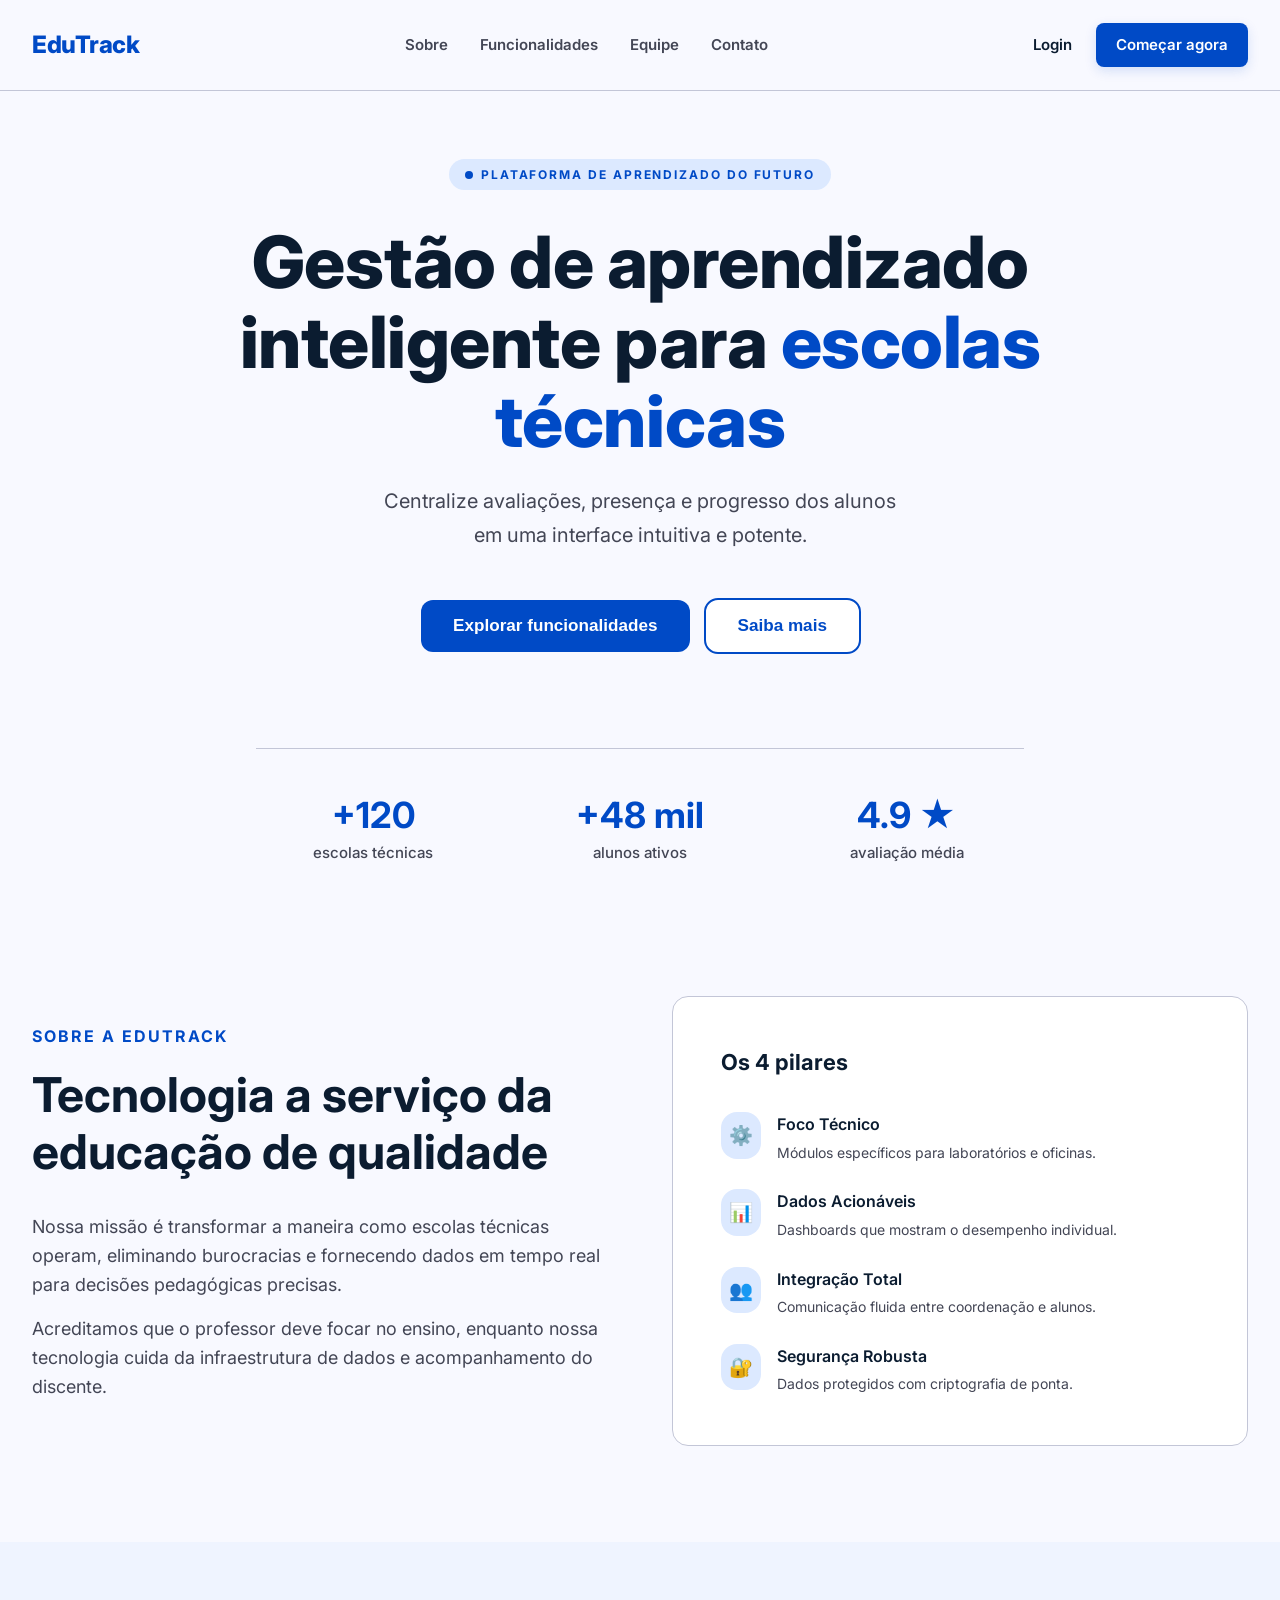
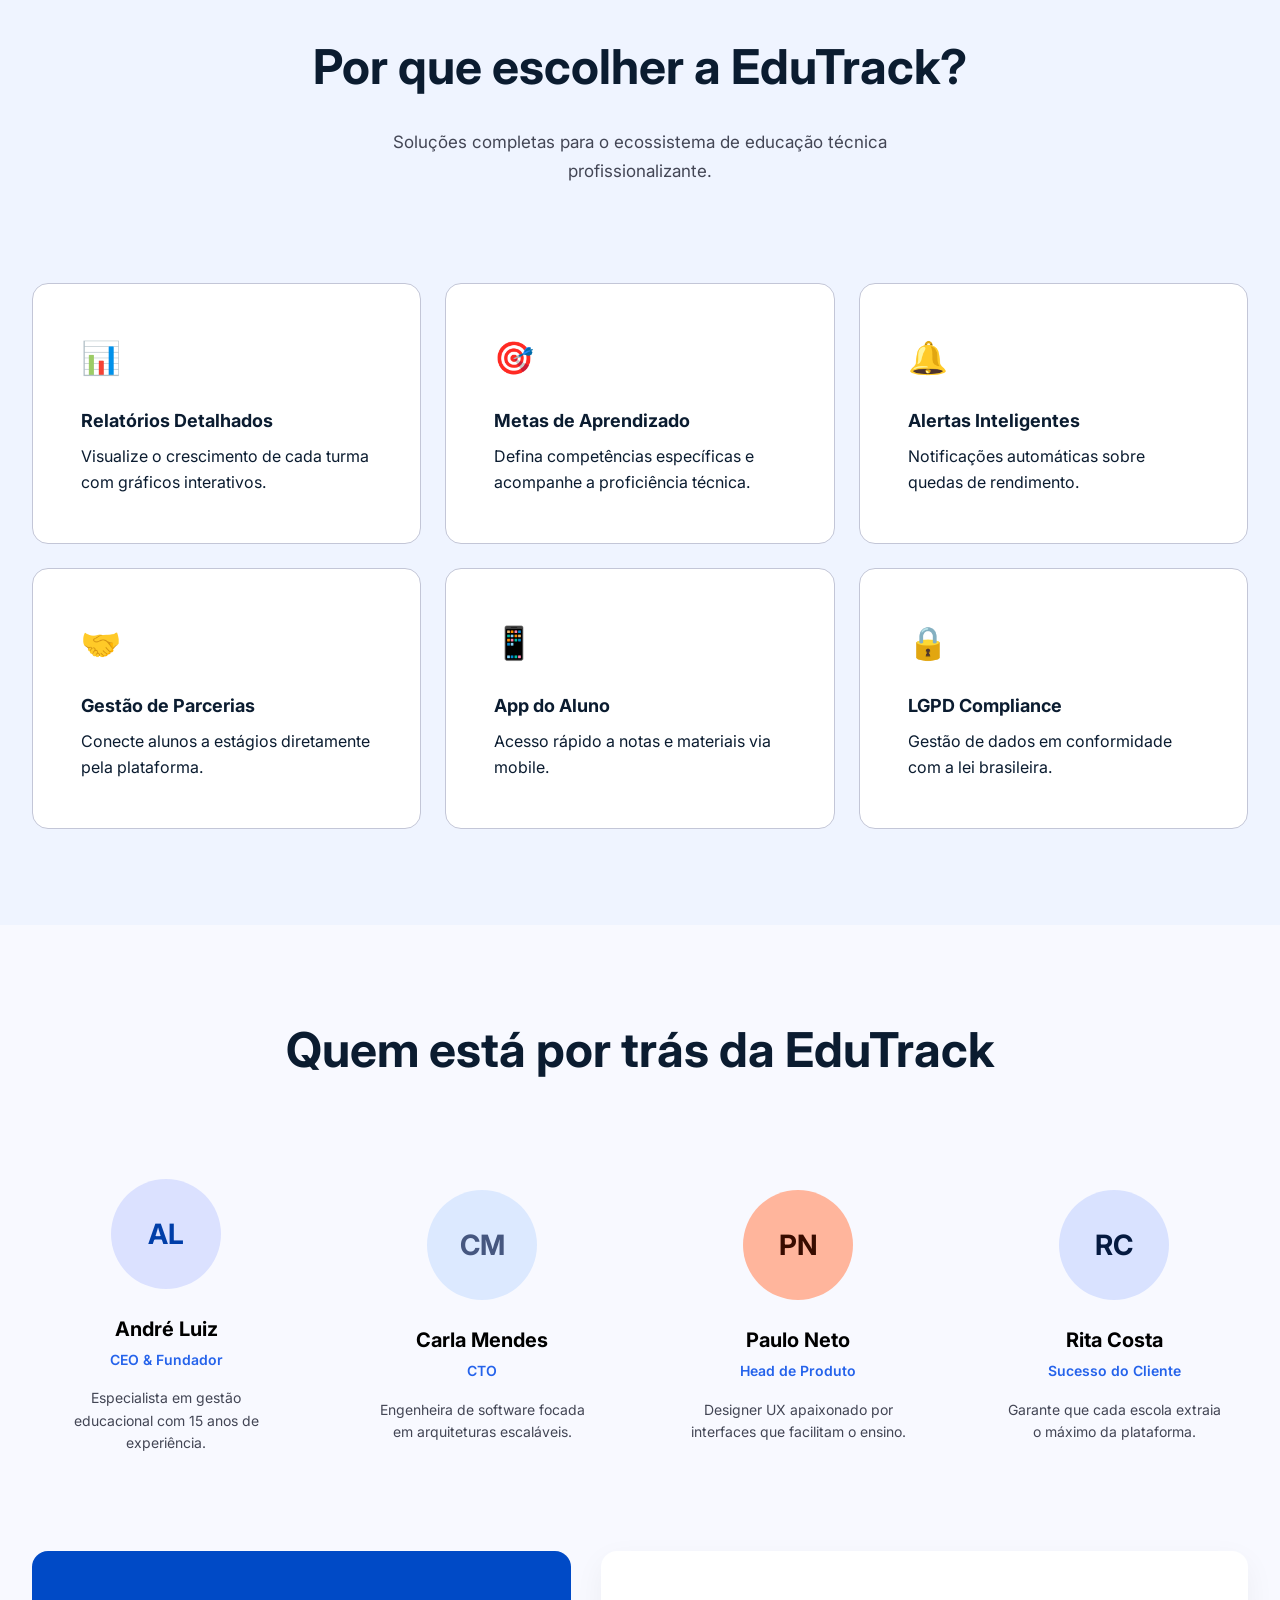
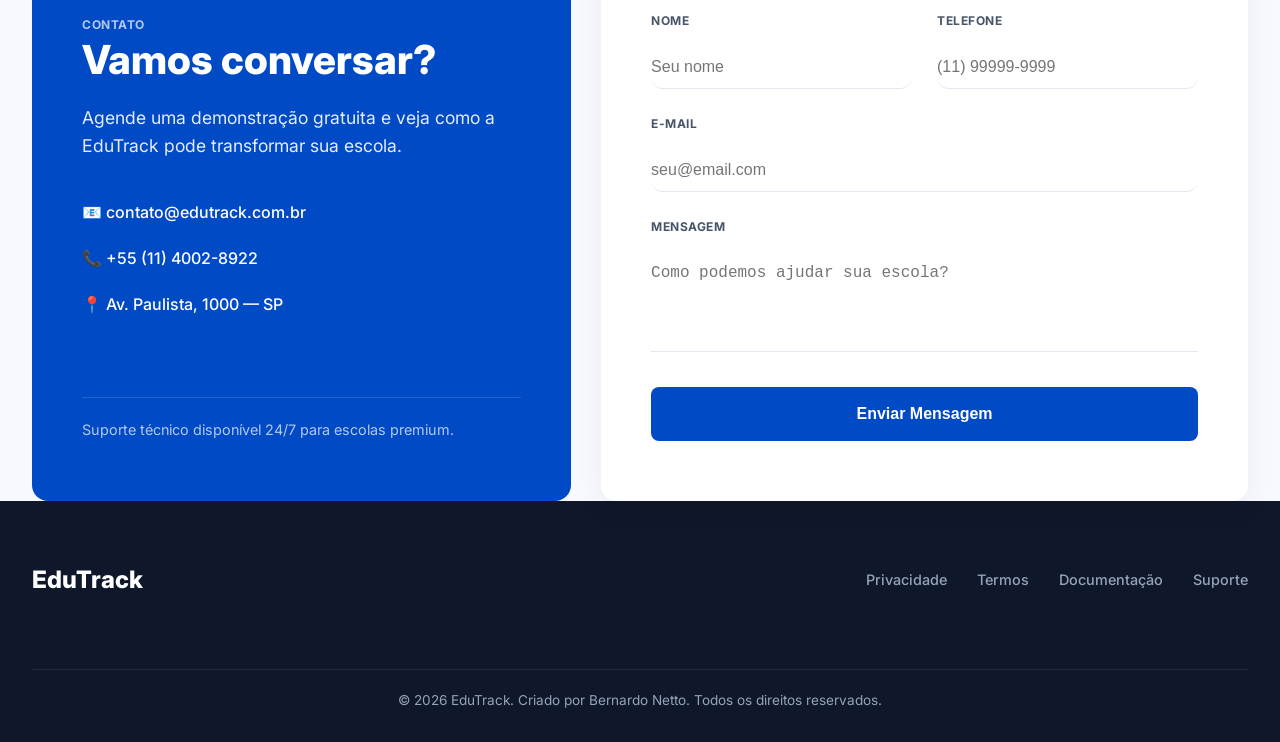
<file: frontend/edutrack-landing-page/index.html>
<!doctype html>
<html lang="pt-BR">

<head>
    <meta charset="UTF-8" />
    <meta name="viewport" content="width=device-width, initial-scale=1.0" />

    <link rel="preconnect" href="https://fonts.googleapis.com" />
    <link rel="preconnect" href="https://fonts.gstatic.com" crossorigin />
    <link href="https://fonts.googleapis.com/css2?family=Inter:ital,opsz,wght@0,14..32,100..900;1,14..32,100..900&family=Saira+Stencil:ital,wght@0,100..900;1,100..900&display=swap" rel="stylesheet" />

    <link rel="stylesheet" href="css/style.css" />
    <title>Landing Page Edutrack (Atividade)</title>

</head>

<body>

  <!-- HEADER + MENU -->
  <header class="navbar">
    <div class="container">

      <a href="#inicio" class="navbar-logo">EduTrack</a>

      <!-- NAV DESKTOP -->
      <nav class="navbar-inner">
        <ul class="navbar-links">
          <li><a href="#sobre">Sobre</a></li>
          <li><a href="#solucoes">Funcionalidades</a></li>
          <li><a href="#equipe">Equipe</a></li>
          <li><a href="#contato">Contato</a></li>
        </ul>
      </nav>

      <!-- BOTÕES (LOGIN + COMEÇAR AGORA) -->
      <div class="navbar-botoes">
        <!-- BOTÃO LOGIN -->
        <a href="#login" class="navbar-login-link" onclick="abrirAutenticacao('login')">Login</a>
        <!-- BOTAO (COMEÇAR AGORA) -->
        <button class="navbar-button">Começar agora</button>
      </div>


      <!-- HAMBURGER MOBILE -->
      <button class="hamburger" id="hamburger" aria-label="Abrir menu" aria-expanded="false">
        <span></span>
        <span></span>
        <span></span>
      </button>



      <!-- MENU MOBILE -->
      <nav class="nav-mobile" id="navMobile">
        <ul>
          <li><a href="#inicio">Início</a></li>
          <li><a href="#sobre">Sobre</a></li>
          <li><a href="#funcionalidades">Funcionalidades</a></li>
          <li><a href="#equipe">Equipe</a></li>
          <li><a href="#contato">Contato</a></li>
          <li><a href="#" onclick="abrirAutenticacao('login')" style="color: var(--cor-primaria); font-weight: 800;">Login</a></li>
        </ul>
      </nav>

    </div>
  </header>

  <main>
    <!-- Seção INÍCIO -->
    <section class="hero revelar" id="inicio">
      <span class="hero-label">Plataforma de aprendizado do futuro</span>
        <h1 class="hero-titulo">
          Gestão de aprendizado inteligente para
          <span class="hero-span">escolas técnicas</span>
        </h1>

        <p class="hero-subtitulo">
          Centralize avaliações, presença e progresso dos alunos em uma interface intuitiva e potente.
        </p>

        <div class="hero-botoes">
          <button class="hero-btn-funcionalidades">
            Explorar funcionalidades
          </button>
          <button class="hero-btn-saiba-mais">Saiba mais</button>
        </div>

        <div class="hero-estatisticas">
          <!-- Primeiro item -->
          <div class="hero-estatisticas-item">
            <span class="dados-numeros" data-target="120" data-prefix="+">0</span>
            <span class="dados-descricao">escolas técnicas</span>
          </div>

          <!-- Segundo item -->
          <div class="hero-estatisticas-item">
            <span class="dados-numeros" data-target="48" data-prefix="+" data-suffix=" mil">0 mil</span>
            <span class="dados-descricao">alunos ativos</span>
          </div>

          <!-- Terceiro item -->
          <div class="hero-estatisticas-item">
            <span class="dados-numeros" data-target="4.9" data-suffix=" ★" data-is-float="true">0 ★</span>
            <span class="dados-descricao">avaliação média</span>
          </div>
        </div>
    </section>

    <!-- Seção SOBRE -->
    <section class="sobre revelar" id="sobre">
      <div class="container">
        <!-- Primeira coluna -->
        <div class="sobre-texto">
          <span class="sobre-span">Sobre a EduTrack</span>
          <h2 class="sobre-titulo">
            Tecnologia a serviço da educação de qualidade
          </h2>
          <p class="sobre-paragrafo">
            Nossa missão é transformar a maneira como escolas técnicas operam, eliminando burocracias e fornecendo dados em tempo real para decisões pedagógicas precisas.
          </p>

          <p class="sobre-paragrafo">
            Acreditamos que o professor deve focar no ensino, enquanto nossa tecnologia cuida da infraestrutura de dados e acompanhamento do discente.
          </p>
        </div>
        <!-- Final primeira coluna -->

        <!-- Início Segunda coluna -> Coluna dos pilares -->
        <div class="sobre-pilares">
          <h3 class="sobre-pilares-titulo">Os 4 pilares</h3>
          <ul class="pilares-lista">
              <li class="pilar">
                <div class="pilar-icone">⚙️</div>
                  <div>
                    <strong class="pilar-titulo">Foco Técnico</strong>
                    <span class="pilar-descricao">Módulos específicos para laboratórios e oficinas.</span>
                  </div>
              </li>

              <li class="pilar">
                <div class="pilar-icone">📊</div>
                <div>
                  <strong class="pilar-titulo">Dados Acionáveis</strong>
                  <span class="pilar-descricao"
                    >Dashboards que mostram o desempenho individual.</span
                  >
                </div>
              </li>

              <li class="pilar">
                <div class="pilar-icone">👥</div>
                <div>
                  <strong class="pilar-titulo">Integração Total</strong>
                  <span class="pilar-descricao"
                    >Comunicação fluida entre coordenação e alunos.</span
                  >
                </div>
              </li>

              <li class="pilar">
                <div class="pilar-icone">🔐</div>
                <div>
                  <strong class="pilar-titulo">Segurança Robusta</strong>
                  <span class="pilar-descricao"
                    >Dados protegidos com criptografia de ponta.</span
                  >
                </div>
              </li>
          </ul>
        </div>
      </div>
    </section>

    <!-- Seção SOLUÇÕES -->
    <section class="solucoes revelar" id="solucoes">
      <div class="container">
          <header class="solucoes-header">
            <h2>Por que escolher a EduTrack?</h2>
            <p class="solucoes-descricao">
              Soluções completas para o ecossistema de educação técnica
              profissionalizante.
            </p>
          </header>

          <div class="cards-grid">
            <div class="card">
              <div class="card-icone">📊</div>
              <div class="card-titulo">
                Relatórios Detalhados
              </div>
              <p class="card-descricao">
                Visualize o crescimento de cada turma com gráficos interativos.
              </p>
            </div>

            <div class="card">
              <div class="card-icone">🎯</div>
              <div class="card-titulo">Metas de Aprendizado</div>
              <p class="card-descricao">
                Defina competências específicas e acompanhe a proficiência
                técnica.
              </p>
            </div>

            <div class="card">
              <div class="card-icone">🔔</div>
              <div class="card-titulo">Alertas Inteligentes</div>
              <p class="card-descricao">
                Notificações automáticas sobre quedas de rendimento.
              </p>
            </div>

            <div class="card">
              <div class="card-icone">🤝</div>
              <div class="card-titulo">Gestão de Parcerias</div>
              <p class="card-descricao">
                Conecte alunos a estágios diretamente pela plataforma.
              </p>
            </div>

            <div class="card">
              <div class="card-icone">📱</div>
              <div class="card-titulo">App do Aluno</div>
              <p class="card-descricao">
                Acesso rápido a notas e materiais via mobile.
              </p>
            </div>

            <div class="card">
              <div class="card-icone">🔒</div>
              <div class="card-titulo">LGPD Compliance</div>
              <p class="card-descricao">
                Gestão de dados em conformidade com a lei brasileira.
              </p>
            </div>
          </div>
      </div>
    </section>

    <!-- Seção EQUIPE -->
    <section class="equipe revelar" id="equipe">
      <div class="container">
        <h2>Quem está por trás da EduTrack</h2>

        <div class="dados-equipe">
          <!-- Primeiro Membro -->
          <div class="membro-equipe">
            <div class="avatar" style="background-color: #dbe1ff; color: #003ea8;">AL</div>
            <h4>André Luiz</h4>
            <span class="membro-cargo">CEO & Fundador</span>
            <p class="membro-descricao">Especialista em gestão educacional com 15 anos de experiência.</p>
          </div>

          <!-- Segundo Membro -->
          <div class="membro-equipe">
            <div class="avatar" style="background-color: #dce9ff; color: #465780;">CM</div>
            <h4>Carla Mendes</h4>
            <span class="membro-cargo">CTO</span>
            <p class="membro-descricao">Engenheira de software focada em arquiteturas escaláveis.</p>
          </div>

          <!-- Terceiro Membro -->
          <div class="membro-equipe">
            <div class="avatar" style="background-color: #ffb59c; color: #380c00;">PN</div>
            <h4>Paulo Neto</h4>
            <span class="membro-cargo">Head de Produto</span>
            <p class="membro-descricao">Designer UX apaixonado por interfaces que facilitam o ensino.</p>
          </div>

          <!-- Quarto Membro -->
          <div class="membro-equipe">
            <div class="avatar" style="background-color: #d9e2ff; color: #051a40;">RC</div>
            <h4>Rita Costa</h4>
            <span class="membro-cargo">Sucesso do Cliente</span>
            <p class="membro-descricao">Garante que cada escola extraia o máximo da plataforma.</p>
          </div>
        </div>
      </div>
    </section>

    <!-- Seção de CONTATO -->
    <section id="contato revelar" class="contato">
            <!-- Div container solicitada -->
            <div class="container">
                <div class="grid-contato">
                    
                    <!-- Lado Esquerdo: Informações -->
                    <div class="lado-esquerdo">
                        <div>
                            <span class="rotulo-contato" style="color: rgba(255,255,255,0.7)">Contato</span>
                            <h2>Vamos conversar?</h2>
                            <p>Agende uma demonstração gratuita e veja como a EduTrack pode transformar sua escola.</p>
                            
                            <div class="info-lista">
                                <div class="info-item">📧 contato@edutrack.com.br</div>
                                <div class="info-item">📞 +55 (11) 4002-8922</div>
                                <div class="info-item">📍 Av. Paulista, 1000 — SP</div>
                            </div>
                        </div>

                        <div style="margin-top: 40px; font-size: 0.9rem; opacity: 0.7; border-top: 1px solid rgba(255,255,255,0.2); padding-top: 20px;">
                            Suporte técnico disponível 24/7 para escolas premium.
                        </div>
                    </div>

                    <!-- Lado Direito: Formulário -->
                    <div class="lado-direito">
                        <div id="feedback-sucesso">Mensagem enviada! Voltando ao início...</div>
                        
                        <form id="form-contato" class="formulario-grupo">
                            <div class="campo-caixa">
                                <label class="rotulo-contato">Nome</label>
                                <input type="text" class="entrada-contato" placeholder="Seu nome" required>
                            </div>
                            <div class="campo-caixa">
                                <label class="rotulo-contato">Telefone</label>
                                <input type="tel" class="entrada-contato" placeholder="(11) 99999-9999" required>
                            </div>
                            <div class="campo-caixa largura-total">
                                <label class="rotulo-contato">E-mail</label>
                                <input type="email" class="entrada-contato" placeholder="seu@email.com" required>
                            </div>
                            <div class="campo-caixa largura-total">
                                <label class="rotulo-contato">Mensagem</label>
                                <textarea class="entrada-contato" placeholder="Como podemos ajudar sua escola?" required></textarea>
                            </div>
                            
                            <button type="submit" class="botao-contato largura-total" id="btn-enviar">
                                Enviar Mensagem
                            </button>
                        </form>
                    </div>

                </div>
            </div>
    </section>
  </main>

    <!-- Rodapé com container interno -->
    <footer class="rodape" id="rodape">
        <div class="container">
            <a href="#" class="rodape-logo">EduTrack</a>
            
            <ul class="rodape-links">
                <li><a href="#">Privacidade</a></li>
                <li><a href="#">Termos</a></li>
                <li><a href="#">Documentação</a></li>
                <li><a href="#">Suporte</a></li>
            </ul>

            <div class="rodape-direitos">
                &copy; 2026 EduTrack. Criado por Bernardo Netto. Todos os direitos reservados.
            </div>
        </div>
    </footer>

    <!-- Telas de login - cadastro e recuperar senha -->
    <dialog id="modal-autenticacao">
      <div class="corpo-modal">
        <button class="botao-fechar" id="botao-fechar" aria-label="Fechar">✕</button>

        <!-- TELA: LOGIN -->
        <div class="painel-tela" id="tela-login">
          <div class="cabecalho-modal">
            <h2 style="color:var(--login-titulo-cor);">Bem-vindo</h2>
            <p>Acesse sua conta para continuar</p>
          </div>
          <div class="grade-social">
            <button class="botao-social">
              <svg width="20" height="20" viewBox="0 0 24 24"><path d="M22.56 12.25c0-.78-.07-1.53-.2-2.25H12v4.26h5.92c-.26 1.37-1.04 2.53-2.21 3.31v2.77h3.57c2.08-1.92 3.28-4.74 3.28-8.09z" fill="#4285F4"/><path d="M12 23c2.97 0 5.46-.98 7.28-2.66l-3.57-2.77c-.98.66-2.23 1.06-3.71 1.06-2.86 0-5.29-1.93-6.16-4.53H2.18v2.84C3.99 20.53 7.7 23 12 23z" fill="#34A853"/><path d="M5.84 14.09c-.22-.66-.35-1.36-.35-2.09s.13-1.43.35-2.09V7.07H2.18C1.43 8.55 1 10.22 1 12s.43 3.45 1.18 4.93l3.66-2.84z" fill="#FBBC05"/><path d="M12 5.38c1.62 0 3.06.56 4.21 1.64l3.15-3.15C17.45 2.09 14.97 1 12 1 7.7 1 3.99 3.47 2.18 7.07l3.66 2.84c.87-2.6 3.3-4.53 6.16-4.53z" fill="#EA4335"/></svg>
            Google
            </button>
            <button class="botao-social">
              <svg width="20" height="20" fill="currentColor" viewBox="0 0 24 24"><path d="M12 0C5.37 0 0 5.37 0 12c0 5.31 3.435 9.795 8.205 11.385.6.105.825-.255.825-.57 0-.285-.015-1.23-.015-2.235-3.015.555-3.795-.735-4.035-1.41-.135-.345-.72-1.41-1.23-1.695-.42-.225-1.02-.78-.015-.795.945-.015 1.62.87 1.845 1.23 1.08 1.815 2.805 1.305 3.495.99.105-.78.42-1.305.765-1.605-2.67-.3-5.46-1.335-5.46-5.925 0-1.305.465-2.385 1.23-3.225-.12-.3-.54-1.53.12-3.18 0 0 1.005-.315 3.3 1.23.96-.27 1.98-.405 3-.405s2.04.135 3 .405c2.295-1.56 3.3-1.23 3.3-1.23.66 1.65.24 2.88.12 3.18.765.84 1.23 1.905 1.23 3.225 0 4.605-2.805 5.625-5.475 5.925.435.375.81 1.095.81 2.22 0 1.605-.015 2.895-.015 3.3 0 .315.225.69.825.57A12.02 12.02 0 0024 12c0-6.63-5.37-12-12-12z"/></svg>
            GitHub
            </button>
          </div>

          <div class="separador">Ou e-mail</div>
            <form onsubmit="return enviarFormulario(event)">
              <div class="grupo-campo">
                <label>E-mail</label>
                <input type="email" placeholder="seu@email.com" required>
              </div>
              <div class="grupo-campo">
                <label>Senha</label>
                <input type="password" placeholder="••••••••" required>
              <div class="link-esqueceu">
                <button type="button" class="botao-link" onclick="trocarTela('tela-senha')">Esqueceu a senha?</button>
              </div>
          </div>
            <button type="submit" class="botao botao-primario botao-largura-total">Entrar no Painel</button>
          </form>
            <p class="rodape-modal">Não possui conta? <button class="botao-link" onclick="trocarTela('tela-cadastro')">Criar conta</button></p>
        </div>

        <!-- TELA: CADASTRO -->
        <div class="painel-tela" id="tela-cadastro">
          <div class="cabecalho-modal">
            <h2 style="color:var(--cadastro-titulo-cor);">Criar Conta</h2>
            <p>Junte-se a centenas de escolas</p>
          </div>
          <form onsubmit="return enviarFormulario(event)">
            <div class="grupo-campo">
                        <label>Nome da Instituição</label>
                        <input type="text" placeholder="Ex: Escola EduTrack" required>
            </div>
            <div class="grupo-campo">
              <label>E-mail Profissional</label>
              <input type="email" placeholder="admin@escola.com" required>
            </div>
            <div class="grupo-campo">
              <label>Senha</label>
              <input type="password" placeholder="Mínimo 8 caracteres" required>
            </div>
              <button type="submit" class="botao botao-cadastro botao-largura-total">Criar Minha Conta</button>
          </form>
            <p class="rodape-modal">Já é membro? <button class="botao-link" onclick="trocarTela('tela-login')">Fazer Login</button></p>
        </div>

          <!-- TELA: RECUPERAR SENHA -->
          <div class="painel-tela" id="tela-senha">
                <div class="cabecalho-modal">
                    <h2 style="color:var(--senha-titulo-cor);">Recuperar Senha</h2>
                    <p>Enviaremos um link de acesso</p>
                </div>
                <form onsubmit="return enviarFormulario(event)">
                    <div class="grupo-campo">
                        <label>E-mail cadastrado</label>
                        <input type="email" placeholder="seu@email.com" required>
                    </div>
                    <button type="submit" class="botao botao-primario botao-largura-total">Enviar Link</button>
                </form>
                <p class="rodape-modal"><button class="botao-link" onclick="trocarTela('tela-login')">← Voltar ao Login</button></p>
          </div>

        </div>
    </dialog>


  <!-- BOTÃO VOLTAR AO TOPO -->
  <a href="#inicio" class="botao-topo" aria-label="Voltar ao topo">
    ↑
  </a>
</body>

<script src="js/script.js"></script>

</html>
</file>
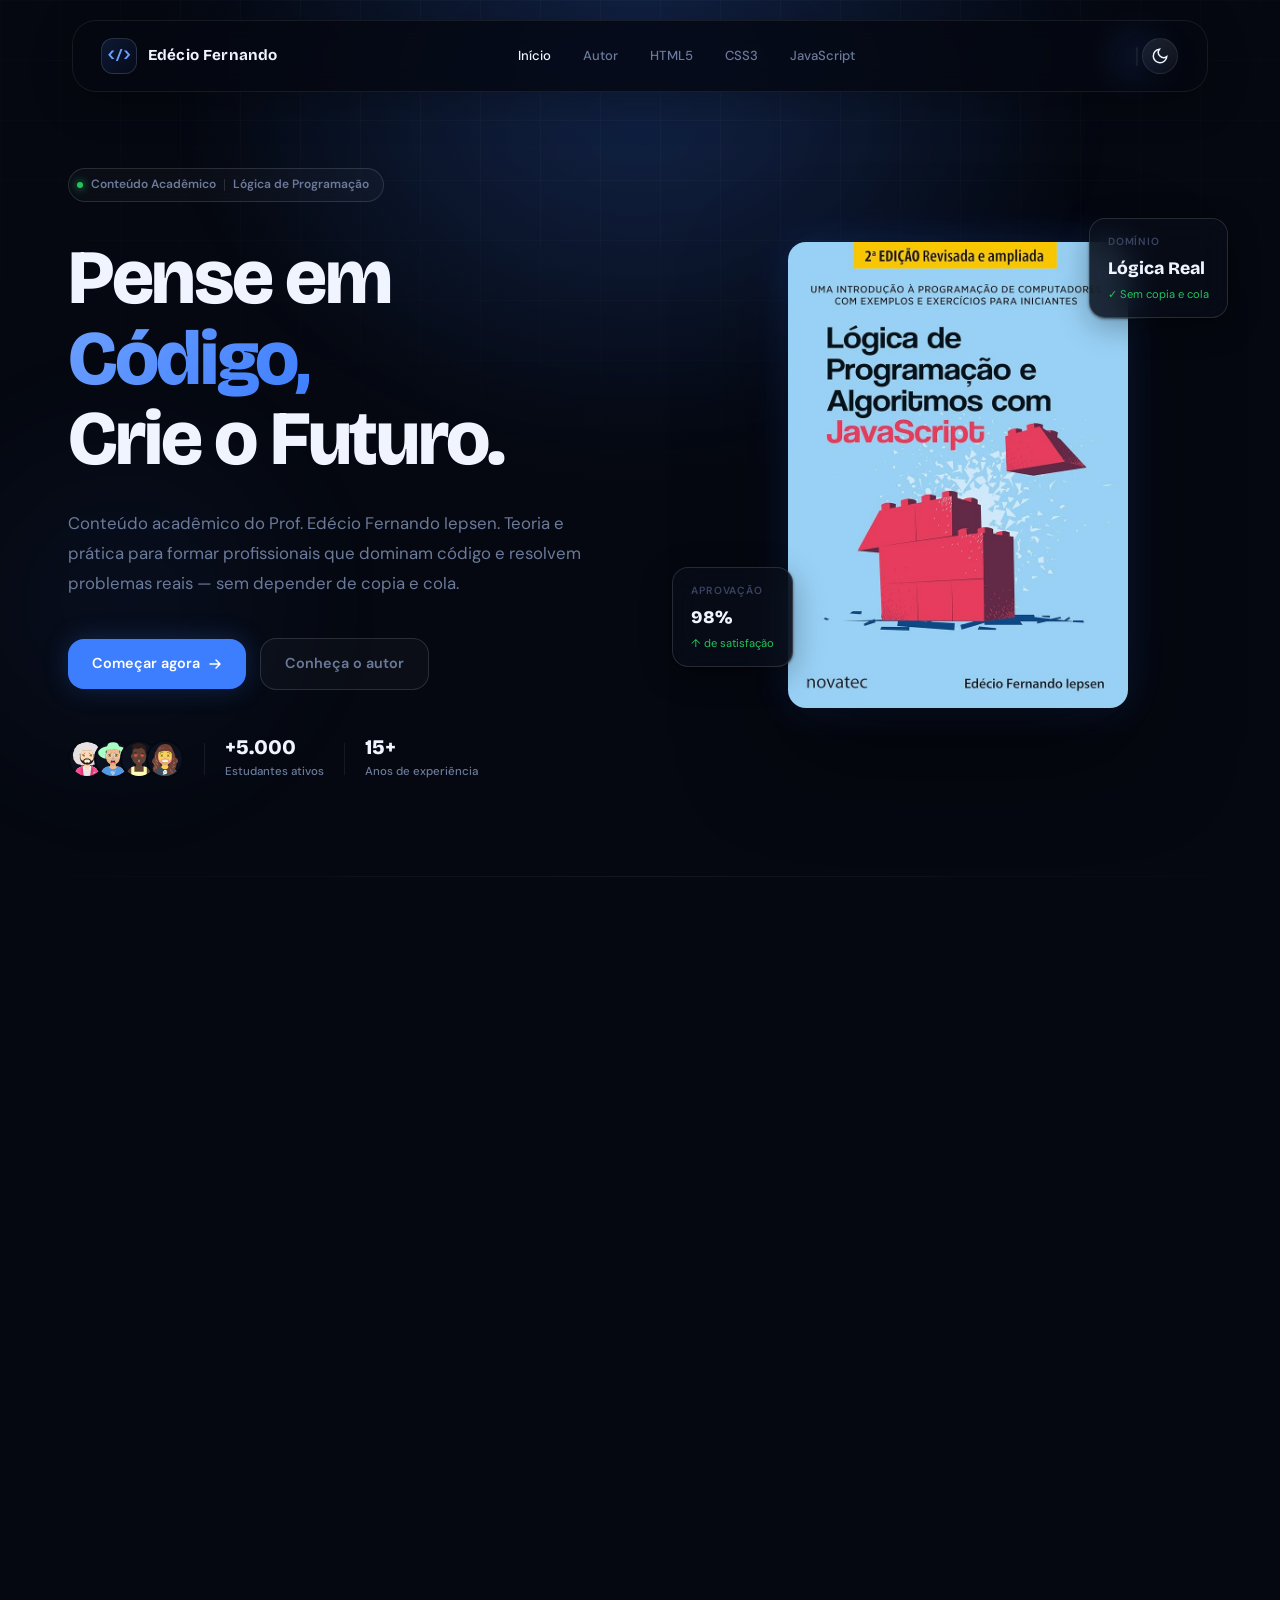
<file: frontend/livro-logica-programacao/index.html>
<!doctype html>
<html lang="pt-br">
  <head>
    <meta charset="UTF-8" />
    <meta name="viewport" content="width=device-width, initial-scale=1.0" />
    <title>Edécio Fernando — Pense em Código, Crie o Futuro</title>
    <meta
      name="description"
      content="Aprenda lógica de programação com o Prof. Edécio Fernando. Conteúdo acadêmico para formar profissionais de elite que dominam código de verdade."
    />
    <meta name="robots" content="index, follow" />
    <meta
      property="og:title"
      content="Edécio Fernando — Lógica de Programação"
    />
    <meta
      property="og:description"
      content="Domine a lógica e abandone o copia e cola."
    />
    <meta property="og:type" content="website" />

    <!-- FONTES -->
    <link rel="preconnect" href="https://fonts.googleapis.com" />
    <link rel="preconnect" href="https://fonts.gstatic.com" crossorigin />
    <link
      href="https://fonts.googleapis.com/css2?family=DM+Sans:ital,opsz,wght@0,9..40,300;0,9..40,400;0,9..40,500;0,9..40,600;0,9..40,700;0,9..40,800;0,9..40,900;1,9..40,300&family=DM+Mono:ital,wght@0,300;0,400;0,500;1,300&family=Bricolage+Grotesque:opsz,wght@12..96,300;12..96,400;12..96,500;12..96,700;12..96,800;12..96,900&display=swap"
      rel="stylesheet"
    />

    <!-- Link CSS -->
    <link rel="stylesheet" href="css/style.css" />
  </head>

  <body data-tema="escuro">
    <!-- Cabeçalho - MENU -->
    <header class="cabecalho" id="cabecalho-principal" role="banner">
      <div class="container">
        <div class="cabecalho-conteudo">
          <!-- Logo -->
          <a
            href="#inicio"
            class="logo-box"
            aria-label="Edécio Fernando — Início"
          >
            <span class="logo-icone" aria-hidden="true">&lt;/&gt;</span>
            <span>Edécio Fernando</span>
          </a>

          <!-- Navegação desktop -->
          <nav class="navegacao-desktop" aria-label="Navegação principal">
            <a href="#inicio">Início</a>
            <a href="#autor">Autor</a>
            <a href="#html">HTML5</a>
            <a href="#css">CSS3</a>
            <a href="#js">JavaScript</a>
          </nav>

          <!-- Ícone lua -->
          <div class="controles-cabecalho">
            <button class="botao-tema" id="btnTema" aria-label="Alterar tema">
              <span class="tema-glow"></span>
              <span class="tema-capsula">
                <span class="tema-slider">
                  <span class="icone-tema" id="iconeTema"></span>
                </span>
              </span>
            </button>
          </div>

        </div>
      </div>
    </header>

    <!-- Conteúdo - MAIN -->
    <main>
      <!-- Seão HERO -->
      <section class="secao-hero" id="inicio" aria-labelledby="titulo-hero">
        <!-- Fundo decorativo -->
        <div class="hero-fundo" aria-hidden="true">
          <div class="hero-fundo-blob-1"></div>
          <div class="hero-fundo-blob-2"></div>
          <div class="hero-fundo-grade"></div>
        </div>

        <div class="container hero-grid">
          <!-- Coluna esquerda -->
          <div>
            <!-- Badge lado esquerdo -->
            <div class="hero-badge revelar revelar-1">
              <span class="hero-badge-dot" aria-hidden="true"></span>
              <span>Conteúdo Acadêmico</span>
              <span class="hero-badge-linha" aria-hidden="true"></span>
              <span>Lógica de Programação</span>
            </div>

            <!-- Título lado esquerdo -->
            <h1 class="titulo-hero revelar revelar-2" id="titulo-hero">
              Pense em<br />
              <span class="linha-destaque">Código,</span><br />
              Crie o Futuro.
            </h1>

            <!-- Descrição sobre título -->
            <p class="descricao-hero revelar revelar-3">
              Conteúdo acadêmico do Prof. Edécio Fernando Iepsen. Teoria e
              prática para formar profissionais que dominam código e resolvem
              problemas reais — sem depender de copia e cola.
            </p>

            <!-- Botões lado esquerdo -->
            <div class="hero-botoes revelar revelar-4">
              <a href="#html" class="btn-primario">
                Começar agora
                <svg
                  width="14"
                  height="14"
                  viewBox="0 0 14 14"
                  fill="none"
                  aria-hidden="true"
                >
                  <path
                    d="M2 7h10M8 3l4 4-4 4"
                    stroke="currentColor"
                    stroke-width="1.5"
                    stroke-linecap="round"
                    stroke-linejoin="round"
                  />
                </svg>
              </a>
              <a href="#autor" class="btn-secundario"> Conheça o autor </a>
            </div>

            <!-- Estatísticas lado esquerdo -->
            <div class="estatisticas-hero revelar revelar-5">
              <div class="fotos-alunos" aria-label="Avatares de alunos">
                <div class="foto-aluno">
                  <img
                    src="imagens/avatar01.svg"
                    alt="Aluno"
                    width="38"
                    height="38"
                  />
                </div>
                <div class="foto-aluno">
                  <img
                    src="imagens/avatar02.svg"
                    alt="Aluno"
                    width="38"
                    height="38"
                  />
                </div>
                <div class="foto-aluno">
                  <img
                    src="imagens/avatar03.svg"
                    alt="Aluna"
                    width="38"
                    height="38"
                  />
                </div>
                <div class="foto-aluno">
                  <img
                    src="imagens/avatar04.svg"
                    alt="Aluna"
                    width="38"
                    height="38"
                  />
                </div>
              </div>
              <div class="stat-divisor" aria-hidden="true"></div>
              <div>
                <div class="stat-numero">+5.000</div>
                <div class="stat-label">Estudantes ativos</div>
              </div>
              <div class="stat-divisor" aria-hidden="true"></div>
              <div>
                <div class="stat-numero">15+</div>
                <div class="stat-label">Anos de experiência</div>
              </div>
            </div>
          </div>

          <!-- Coluna direita — visual -->
          <div class="hero-visual" aria-hidden="true">
            <div class="hero-glow"></div>

            <!-- Card flutuante 1 -->
            <div class="card-flutuante card-flutuante-1">
              <div class="card-flutuante-titulo">Domínio</div>
              <div class="card-flutuante-valor">Lógica Real</div>
              <div class="card-flutuante-sub">✓ Sem copia e cola</div>
            </div>

            <!-- Livro -->
            <div class="hero-livro-wrapper revelar">
              <img
                src="imagens/livro-programacao.jpg"
                alt="Livro de lógica de programação do Prof. Edécio Fernando"
                width="340"
                loading="eager"
              />
            </div>

            <!-- Card flutuante 2 -->
            <div class="card-flutuante card-flutuante-2">
              <div class="card-flutuante-titulo">Aprovação</div>
              <div class="card-flutuante-valor">98%</div>
              <div class="card-flutuante-sub">↑ de satisfação</div>
            </div>
          </div>
        </div>
      </section>

      <!-- Seção AUTOR -->
      <section class="secao-autor" id="autor" aria-labelledby="titulo-autor">
        <div class="container autor-grid">
          <!-- Visual -->
          <div class="autor-visual revelar">
            <div class="autor-pontos" aria-hidden="true"></div>
            <div class="autor-moldura-externa">
              <div class="autor-moldura-interna">
                <img
                  src="imagens/professor-livro.jpeg"
                  alt="Prof. Edécio Fernando Iepsen"
                  width="480"
                  loading="lazy"
                />
              </div>
            </div>
            <div class="autor-selo" aria-label="15 anos de experiência">
              <span class="autor-selo-numero">15+</span>
              <span class="autor-selo-texto">Anos de<br />Experiência</span>
            </div>
          </div>

          <!-- Texto -->
          <div class="autor-texto">
            <span class="autor-label revelar">O Autor</span>

            <h2 class="autor-titulo revelar revelar-2" id="titulo-autor">
              Conheça a mente<br />
              por trás da<br />
              <span class="destaque">metodologia.</span>
            </h2>

            <p class="autor-paragrafo revelar revelar-3">
              O Prof. Edécio Fernando Iepsen ensina lógica de programação com
              foco em resolução de problemas reais, pensamento computacional e
              construção profissional sólida. Sua abordagem elimina a
              dependência de atalhos e forma programadores que realmente
              entendem o que fazem.
            </p>

            <blockquote class="autor-citacao revelar revelar-4">
              "O código é apenas a ferramenta. A lógica é a verdadeira arte."
            </blockquote>
          </div>
        </div>
      </section>

      
      <!-- Seção HTML5 -->
      <section class="secao-tecnologia" id="html" aria-labelledby="titulo-html">
        <div class="glow-laranja" aria-hidden="true"></div>

        <div class="container grid-tecnologia">
          <!-- Coluna esquerda: cards -->
          <div>
            <div class="numero-secao revelar" aria-hidden="true">01</div>

            <div class="secao-cabecalho revelar revelar-2">
              <div class="secao-titulo-row">
                <h2
                  class="secao-titulo"
                  id="titulo-html"
                  style="color: var(--cor-laranja)"
                >
                  HTML5
                </h2>
                <span class="secao-subtag" style="color: var(--cor-laranja)"
                  >Semântico</span
                >
              </div>
              <div
                class="secao-descricao-topo"
                style="color: var(--cor-laranja)"
              >
                A Base de Tudo
              </div>
              <p class="secao-descricao">
                O HTML define a estrutura, organiza a web e entrega significado
                real para navegadores, leitores de tela e mecanismos de busca.
                Semântica que importa.
              </p>
            </div>

            <div class="lista-topicos revelar revelar-3">
              <article class="card-topico card-html">
                <div class="card-topico-icone" aria-hidden="true">🏗️</div>
                <h3>Semântica Estrutural</h3>
                <p>
                  Use <code>&lt;header&gt;</code>, <code>&lt;main&gt;</code>,
                  <code>&lt;section&gt;</code> e
                  <code>&lt;footer&gt;</code> para criar estruturas
                  profissionais e acessíveis.
                </p>
              </article>

              <article class="card-topico card-html">
                <div class="card-topico-icone" aria-hidden="true">📋</div>
                <h3>Formulários Inteligentes</h3>
                <p>
                  Inputs modernos com validação nativa, atributos semânticos e
                  experiência de usuário superior.
                </p>
              </article>

              <article class="card-topico card-html">
                <div class="card-topico-icone" aria-hidden="true">♿</div>
                <h3>Acessibilidade</h3>
                <p>
                  Interfaces inclusivas para todos os usuários. ARIA labels,
                  roles e hierarquia semântica correta.
                </p>
              </article>
            </div>
          </div>

          <!-- Coluna direita: mockup browser + terminal -->
          <div class="revelar revelar-2">
            <!-- Browser mockup -->
            <div class="html-mockup" aria-label="Exemplo de estrutura HTML">
              <div class="html-mockup-barra" aria-hidden="true">
                <div class="terminal-bolinhas">
                  <div class="terminal-bolinha terminal-bolinha-1"></div>
                  <div class="terminal-bolinha terminal-bolinha-2"></div>
                  <div class="terminal-bolinha terminal-bolinha-3"></div>
                </div>
                <div class="html-mockup-url">
                  <svg
                    width="10"
                    height="10"
                    viewBox="0 0 10 10"
                    fill="none"
                    aria-hidden="true"
                  >
                    <path
                      d="M5 1l1.5 3h3L7 6.5l1 3L5 8l-3 1.5 1-3L.5 4h3L5 1z"
                      fill="#6a737d"
                    />
                  </svg>
                  <span class="url-verde">https://</span>
                  <span>meu-projeto.edu.br</span>
                </div>
              </div>
              <div
                class="html-mockup-corpo"
                aria-label="Estrutura de tags HTML"
              >
                <div class="mockup-estrutura-item">
                  <div
                    class="mockup-tag-cor"
                    style="background: var(--cor-laranja)"
                  ></div>
                  <span class="mockup-tag-nome">&lt;html&gt;</span>
                  <span class="mockup-tag-barra">lang="pt-br"</span>
                </div>
                <div class="mockup-estrutura-item mockup-tag-indented">
                  <div class="mockup-tag-cor" style="background: #b392f0"></div>
                  <span class="mockup-tag-nome">&lt;head&gt;</span>
                  <span class="mockup-tag-barra">meta + title</span>
                </div>
                <div class="mockup-estrutura-item mockup-tag-indented">
                  <div
                    class="mockup-tag-cor"
                    style="background: var(--cor-azul)"
                  ></div>
                  <span class="mockup-tag-nome">&lt;body&gt;</span>
                </div>
                <div class="mockup-estrutura-item" style="padding-left: 40px">
                  <div
                    class="mockup-tag-cor"
                    style="background: var(--cor-verde)"
                  ></div>
                  <span class="mockup-tag-nome">&lt;header&gt;</span>
                  <span class="mockup-tag-barra">nav + logo</span>
                </div>
                <div class="mockup-estrutura-item" style="padding-left: 40px">
                  <div class="mockup-tag-cor" style="background: #f8c555"></div>
                  <span class="mockup-tag-nome">&lt;main&gt;</span>
                  <span class="mockup-tag-barra">hero + sections</span>
                </div>
                <div class="mockup-estrutura-item" style="padding-left: 40px">
                  <div class="mockup-tag-cor" style="background: #9ecbff"></div>
                  <span class="mockup-tag-nome">&lt;footer&gt;</span>
                  <span class="mockup-tag-barra">créditos</span>
                </div>
              </div>
            </div>

            <!-- Terminal de código -->
            <div class="terminal" style="margin-top: 20px">
              <div class="terminal-cabecalho" aria-hidden="true">
                <div class="terminal-bolinhas">
                  <div class="terminal-bolinha terminal-bolinha-1"></div>
                  <div class="terminal-bolinha terminal-bolinha-2"></div>
                  <div class="terminal-bolinha terminal-bolinha-3"></div>
                </div>
                <div class="terminal-titulo">index.html</div>
                <div class="terminal-badge">HTML5</div>
              </div>
              <div class="terminal-corpo">
                <table
                  class="codigo-tabela"
                  aria-label="Exemplo de código HTML semântico"
                >
                  <tr>
                    <td class="codigo-linha-num">1</td>
                    <td class="codigo-linha-conteudo">
                      <span class="tok-tag">&lt;section</span>
                      <span class="tok-attr">class</span>=<span
                        class="tok-string"
                        >"calculadora"</span
                      ><span class="tok-tag">&gt;</span>
                    </td>
                  </tr>
                  <tr>
                    <td class="codigo-linha-num">2</td>
                    <td class="codigo-linha-conteudo">
                      <span class="tok-tag">&lt;header&gt;</span>
                    </td>
                  </tr>
                  <tr>
                    <td class="codigo-linha-num">3</td>
                    <td class="codigo-linha-conteudo">
                      <span class="tok-tag">&lt;h2&gt;</span>Simulador de
                      Juros<span class="tok-tag">&lt;/h2&gt;</span>
                    </td>
                  </tr>
                  <tr>
                    <td class="codigo-linha-num">4</td>
                    <td class="codigo-linha-conteudo">
                      <span class="tok-tag">&lt;/header&gt;</span>
                    </td>
                  </tr>
                  <tr>
                    <td class="codigo-linha-num">5</td>
                    <td class="codigo-linha-conteudo"></td>
                  </tr>
                  <tr>
                    <td class="codigo-linha-num">6</td>
                    <td class="codigo-linha-conteudo">
                      <span class="tok-tag">&lt;form</span>
                      <span class="tok-attr">novalidate</span
                      ><span class="tok-tag">&gt;</span>
                    </td>
                  </tr>
                  <tr>
                    <td class="codigo-linha-num">7</td>
                    <td class="codigo-linha-conteudo">
                      <span class="tok-tag">&lt;input</span>
                    </td>
                  </tr>
                  <tr>
                    <td class="codigo-linha-num">8</td>
                    <td class="codigo-linha-conteudo">
                      <span class="tok-attr">type</span>=<span
                        class="tok-string"
                        >"number"</span
                      >
                    </td>
                  </tr>
                  <tr>
                    <td class="codigo-linha-num">9</td>
                    <td class="codigo-linha-conteudo">
                      <span class="tok-attr">placeholder</span>=<span
                        class="tok-string"
                        >"Valor inicial"</span
                      >
                    </td>
                  </tr>
                  <tr>
                    <td class="codigo-linha-num">10</td>
                    <td class="codigo-linha-conteudo">
                      <span class="tok-attr">required</span>
                    </td>
                  </tr>
                  <tr>
                    <td class="codigo-linha-num">11</td>
                    <td class="codigo-linha-conteudo">
                      <span class="tok-tag">/&gt;</span>
                    </td>
                  </tr>
                  <tr>
                    <td class="codigo-linha-num">12</td>
                    <td class="codigo-linha-conteudo">
                      <span class="tok-tag">&lt;button</span>
                      <span class="tok-attr">type</span>=<span
                        class="tok-string"
                        >"submit"</span
                      ><span class="tok-tag">&gt;</span>
                    </td>
                  </tr>
                  <tr>
                    <td class="codigo-linha-num">13</td>
                    <td class="codigo-linha-conteudo">Calcular</td>
                  </tr>
                  <tr>
                    <td class="codigo-linha-num">14</td>
                    <td class="codigo-linha-conteudo">
                      <span class="tok-tag">&lt;/button&gt;</span>
                    </td>
                  </tr>
                  <tr>
                    <td class="codigo-linha-num">15</td>
                    <td class="codigo-linha-conteudo">
                      <span class="tok-tag">&lt;/form&gt;</span>
                    </td>
                  </tr>
                  <tr>
                    <td class="codigo-linha-num">16</td>
                    <td class="codigo-linha-conteudo">
                      <span class="tok-tag">&lt;/section&gt;</span>
                    </td>
                  </tr>
                </table>
              </div>
              <div class="terminal-rodape" aria-hidden="true">
                <div class="terminal-rodape-dot"></div>
                <span class="terminal-rodape-texto"
                  >Válido • Semântico • Acessível</span
                >
              </div>
            </div>
          </div>
        </div>
      </section>

      
      <!-- Seção CSS -->
      <section class="secao-tecnologia" id="css" aria-labelledby="titulo-css">
        <div class="glow-azul" aria-hidden="true"></div>

        <div class="container grid-tecnologia">
          <!-- Coluna esquerda: terminal -->
          <div class="revelar">
            <div class="numero-secao revelar" aria-hidden="true">02</div>

            <div class="secao-cabecalho revelar revelar-2">
              <div class="secao-titulo-row">
                <h2
                  class="secao-titulo"
                  id="titulo-css"
                  style="color: var(--cor-azul-claro)"
                >
                  CSS3
                </h2>
                <span class="secao-subtag" style="color: var(--cor-azul-claro)"
                  >Moderno</span
                >
              </div>
              <div class="secao-descricao-topo" style="color: var(--cor-azul)">
                Experiência Visual
              </div>
            </div>

            <!-- Terminal CSS -->
            <div class="terminal">
              <div class="terminal-cabecalho" aria-hidden="true">
                <div class="terminal-bolinhas">
                  <div class="terminal-bolinha terminal-bolinha-1"></div>
                  <div class="terminal-bolinha terminal-bolinha-2"></div>
                  <div class="terminal-bolinha terminal-bolinha-3"></div>
                </div>
                <div class="terminal-titulo">estilos.css</div>
                <div class="terminal-badge">CSS3</div>
              </div>
              <div class="terminal-corpo">
                <table
                  class="codigo-tabela"
                  aria-label="Exemplo de código CSS moderno"
                >
                  <tr>
                    <td class="codigo-linha-num">1</td>
                    <td class="codigo-linha-conteudo">
                      <span class="tok-cmt">/* Grid responsivo */</span>
                    </td>
                  </tr>
                  <tr>
                    <td class="codigo-linha-num">2</td>
                    <td class="codigo-linha-conteudo">
                      <span class="tok-tag">.container</span> {
                    </td>
                  </tr>
                  <tr>
                    <td class="codigo-linha-num">3</td>
                    <td class="codigo-linha-conteudo">
                      <span class="tok-prop">display</span>:
                      <span class="tok-valor">grid</span>;
                    </td>
                  </tr>
                  <tr>
                    <td class="codigo-linha-num">4</td>
                    <td class="codigo-linha-conteudo">
                      <span class="tok-prop">grid-template-columns</span>:
                    </td>
                  </tr>
                  <tr>
                    <td class="codigo-linha-num">5</td>
                    <td class="codigo-linha-conteudo">
                      <span class="tok-fn">repeat</span>(<span class="tok-num"
                        >2</span
                      >, <span class="tok-num">1fr</span>);
                    </td>
                  </tr>
                  <tr>
                    <td class="codigo-linha-num">6</td>
                    <td class="codigo-linha-conteudo">
                      <span class="tok-prop">gap</span>:
                      <span class="tok-num">40px</span>;
                    </td>
                  </tr>
                  <tr>
                    <td class="codigo-linha-num">7</td>
                    <td class="codigo-linha-conteudo">}</td>
                  </tr>
                  <tr>
                    <td class="codigo-linha-num">8</td>
                    <td class="codigo-linha-conteudo"></td>
                  </tr>
                  <tr>
                    <td class="codigo-linha-num">9</td>
                    <td class="codigo-linha-conteudo">
                      <span class="tok-cmt">/* Hover premium */</span>
                    </td>
                  </tr>
                  <tr>
                    <td class="codigo-linha-num">10</td>
                    <td class="codigo-linha-conteudo">
                      <span class="tok-tag">.card</span
                      ><span class="tok-kw">:hover</span> {
                    </td>
                  </tr>
                  <tr>
                    <td class="codigo-linha-num">11</td>
                    <td class="codigo-linha-conteudo">
                      <span class="tok-prop">transform</span>:
                    </td>
                  </tr>
                  <tr>
                    <td class="codigo-linha-num">12</td>
                    <td class="codigo-linha-conteudo">
                      <span class="tok-fn">translateY</span>(<span
                        class="tok-num"
                        >-10px</span
                      >);
                    </td>
                  </tr>
                  <tr>
                    <td class="codigo-linha-num">13</td>
                    <td class="codigo-linha-conteudo">
                      <span class="tok-prop">box-shadow</span>:
                    </td>
                  </tr>
                  <tr>
                    <td class="codigo-linha-num">14</td>
                    <td class="codigo-linha-conteudo">
                      <span class="tok-fn">0 20px 40px</span>
                    </td>
                  </tr>
                  <tr>
                    <td class="codigo-linha-num">15</td>
                    <td class="codigo-linha-conteudo">
                      <span class="tok-fn">rgba</span>(<span class="tok-num"
                        >0,0,0,.3</span
                      >);
                    </td>
                  </tr>
                  <tr>
                    <td class="codigo-linha-num">16</td>
                    <td class="codigo-linha-conteudo">}</td>
                  </tr>
                </table>
              </div>
              <div class="terminal-rodape" aria-hidden="true">
                <div class="terminal-rodape-dot"></div>
                <span class="terminal-rodape-texto"
                  >Flexbox • Grid • Custom Properties</span
                >
              </div>
            </div>
          </div>

          <!-- Coluna direita: cards + descrição -->
          <div>
            <p
              class="secao-descricao revelar revelar-2"
              style="margin-bottom: 36px"
            >
              O CSS transforma estrutura em experiência visual. Layouts
              responsivos, animações suaves e design systems sólidos que
              funcionam em qualquer tela.
            </p>

            <div class="lista-topicos revelar revelar-3">
              <article class="card-topico card-css">
                <div class="card-topico-icone" aria-hidden="true">📦</div>
                <h3>Box Model</h3>
                <p>
                  Domine margin, padding, border e sizing para espaçamentos e
                  alinhamentos precisos e consistentes.
                </p>
              </article>

              <article class="card-topico card-css">
                <div class="card-topico-icone" aria-hidden="true">⚡</div>
                <h3>Flexbox & Grid</h3>
                <p>
                  Layouts modernos e responsivos para desktop, tablet e mobile
                  sem depender de frameworks externos.
                </p>
              </article>

              <article class="card-topico card-css">
                <div class="card-topico-icone" aria-hidden="true">🎬</div>
                <h3>Animações & Transições</h3>
                <p>
                  Hover states, keyframes e transições suaves que elevam a
                  experiência do usuário.
                </p>
              </article>
            </div>
          </div>
        </div>
      </section>

      <!-- Seção JS -->
      <section class="secao-tecnologia" id="js" aria-labelledby="titulo-js">
        <div class="glow-amarelo" aria-hidden="true"></div>

        <div class="container grid-tecnologia">
          <!-- Coluna esquerda: cards + info -->
          <div>
            <div class="numero-secao revelar" aria-hidden="true">03</div>

            <div class="secao-cabecalho revelar revelar-2">
              <div class="secao-titulo-row">
                <h2
                  class="secao-titulo"
                  id="titulo-js"
                  style="color: var(--cor-amarelo)"
                >
                  JavaScript
                </h2>
                <span class="secao-subtag" style="color: var(--cor-amarelo)"
                  >Puro</span
                >
              </div>
              <div
                class="secao-descricao-topo"
                style="color: var(--cor-amarelo)"
              >
                A Lógica da Web
              </div>
            </div>

            <div class="lista-topicos revelar revelar-3">
              <article class="card-topico card-js">
                <div class="card-topico-icone" aria-hidden="true">🔀</div>
                <h3>Estruturas de Decisão</h3>
                <p>
                  IF, ELSE e SWITCH para construir lógicas inteligentes e fluxos
                  de controle precisos.
                </p>
              </article>

              <article class="card-topico card-js">
                <div class="card-topico-icone" aria-hidden="true">🔄</div>
                <h3>Laços de Repetição</h3>
                <p>
                  Automatize tarefas complexas com FOR, WHILE e técnicas de
                  iteração modernas.
                </p>
              </article>

              <article class="card-topico card-js">
                <div class="card-topico-icone" aria-hidden="true">🗂️</div>
                <h3>Vetores & Objetos</h3>
                <p>
                  Estruture e manipule dados de forma escalável. Arrays, objetos
                  e métodos nativos poderosos.
                </p>
              </article>

              <article class="card-topico card-js">
                <div class="card-topico-icone" aria-hidden="true">🖥️</div>
                <h3>Manipulação do DOM</h3>
                <p>
                  Controle interfaces completas com JavaScript puro. Eventos,
                  seleção e manipulação de elementos.
                </p>
              </article>
            </div>
          </div>

          <!-- Coluna direita: info card + terminal -->
          <div>
            <!-- Card informativo -->
            <div class="info-card revelar revelar-2">
              <div class="info-card-topo">
                <div class="info-card-icone" aria-hidden="true">💡</div>
                <h3>Por que JavaScript puro?</h3>
              </div>
              <p>
                Frameworks mudam. A lógica permanece. Dominar JavaScript puro
                permite entender qualquer tecnologia moderna e adaptar-se ao
                futuro.
              </p>
              <div class="info-card-beneficios">
                <div class="info-card-beneficio">
                  <div class="info-card-beneficio-icone" aria-hidden="true">
                    ✓
                  </div>
                  Menos dependência de bibliotecas externas
                </div>
                <div class="info-card-beneficio">
                  <div class="info-card-beneficio-icone" aria-hidden="true">
                    ✓
                  </div>
                  Código mais leve e performático
                </div>
                <div class="info-card-beneficio">
                  <div class="info-card-beneficio-icone" aria-hidden="true">
                    ✓
                  </div>
                  Base sólida para qualquer framework
                </div>
              </div>
            </div>

            <!-- Terminal JS -->
            <div class="terminal revelar revelar-3">
              <div class="terminal-cabecalho" aria-hidden="true">
                <div class="terminal-bolinhas">
                  <div class="terminal-bolinha terminal-bolinha-1"></div>
                  <div class="terminal-bolinha terminal-bolinha-2"></div>
                  <div class="terminal-bolinha terminal-bolinha-3"></div>
                </div>
                <div class="terminal-titulo">app.js</div>
                <div class="terminal-badge">ES2024</div>
              </div>
              <div class="terminal-corpo">
                <table
                  class="codigo-tabela"
                  aria-label="Exemplo de código JavaScript puro"
                >
                  <tr>
                    <td class="codigo-linha-num">1</td>
                    <td class="codigo-linha-conteudo">
                      <span class="tok-cmt">// Seleciona o formulário</span>
                    </td>
                  </tr>
                  <tr>
                    <td class="codigo-linha-num">2</td>
                    <td class="codigo-linha-conteudo">
                      <span class="tok-kw">const</span>
                      <span class="tok-obj">form</span> =
                    </td>
                  </tr>
                  <tr>
                    <td class="codigo-linha-num">3</td>
                    <td class="codigo-linha-conteudo">
                      <span class="tok-obj">document</span>.<span class="tok-fn"
                        >querySelector</span
                      >(<span class="tok-str">"form"</span>);
                    </td>
                  </tr>
                  <tr>
                    <td class="codigo-linha-num">4</td>
                    <td class="codigo-linha-conteudo"></td>
                  </tr>
                  <tr>
                    <td class="codigo-linha-num">5</td>
                    <td class="codigo-linha-conteudo">
                      <span class="tok-cmt">// Evento de envio</span>
                    </td>
                  </tr>
                  <tr>
                    <td class="codigo-linha-num">6</td>
                    <td class="codigo-linha-conteudo">
                      <span class="tok-obj">form</span>.<span class="tok-fn"
                        >addEventListener</span
                      >(
                    </td>
                  </tr>
                  <tr>
                    <td class="codigo-linha-num">7</td>
                    <td class="codigo-linha-conteudo">
                      <span class="tok-str">"submit"</span>, (<span
                        class="tok-obj"
                        >e</span
                      >) =&gt; {
                    </td>
                  </tr>
                  <tr>
                    <td class="codigo-linha-num">8</td>
                    <td class="codigo-linha-conteudo">
                      <span class="tok-obj">e</span>.<span class="tok-fn"
                        >preventDefault</span
                      >();
                    </td>
                  </tr>
                  <tr>
                    <td class="codigo-linha-num">9</td>
                    <td class="codigo-linha-conteudo"></td>
                  </tr>
                  <tr>
                    <td class="codigo-linha-num">10</td>
                    <td class="codigo-linha-conteudo">
                      <span class="tok-kw">if</span> (valor &gt;
                      <span class="tok-num">1000</span>) {
                    </td>
                  </tr>
                  <tr>
                    <td class="codigo-linha-num">11</td>
                    <td class="codigo-linha-conteudo">
                      <span class="tok-obj">console</span>.<span class="tok-fn"
                        >log</span
                      >(
                    </td>
                  </tr>
                  <tr>
                    <td class="codigo-linha-num">12</td>
                    <td class="codigo-linha-conteudo">
                      <span class="tok-str">"✓ Aprovado"</span>
                    </td>
                  </tr>
                  <tr>
                    <td class="codigo-linha-num">13</td>
                    <td class="codigo-linha-conteudo">);</td>
                  </tr>
                  <tr>
                    <td class="codigo-linha-num">14</td>
                    <td class="codigo-linha-conteudo">}</td>
                  </tr>
                  <tr>
                    <td class="codigo-linha-num">15</td>
                    <td class="codigo-linha-conteudo">}</td>
                  </tr>
                  <tr>
                    <td class="codigo-linha-num">16</td>
                    <td class="codigo-linha-conteudo">);</td>
                  </tr>
                </table>
              </div>
              <div class="terminal-rodape" aria-hidden="true">
                <div class="terminal-rodape-dot"></div>
                <span class="terminal-rodape-texto"
                  >Sem frameworks • Puro • Escalável</span
                >
              </div>
            </div>
          </div>
        </div>
      </section>
    </main>

    
    <!-- Seção FOOTER -->
    <footer role="contentinfo">
      <div class="footer-grade" aria-hidden="true"></div>
      <div class="container">
        <div class="footer-conteudo">
          <div class="footer-logo">
            <span class="logo-icone" aria-hidden="true">&lt;/&gt;</span>
            <span>Edécio Fernando</span>
          </div>

          <p class="footer-texto">
            © 2026 Edécio Fernando • Landing Page Acadêmica
          </p>

          <nav class="footer-links" aria-label="Links do rodapé">
            <a href="#inicio">Início</a>
            <a href="#autor">Autor</a>
            <a href="#html">HTML</a>
            <a href="#css">CSS</a>
            <a href="#js">JS</a>
          </nav>
        </div>
      </div>
      <span class="footer-dev" aria-label="Desenvolvido por">
        <span>Desenvolvido por</span>
        <span class="footer-dev-ponto" aria-hidden="true"></span>
        <span class="footer-dev-nome">Bernardo Netto</span>
      </span>
    </footer>

    <!-- Botão voltar ao topo -->
    <button
      class="botao-topo"
      id="ir-topo"
      aria-label="Voltar ao topo da página"
    >
      <svg
        width="16"
        height="16"
        viewBox="0 0 16 16"
        fill="none"
        aria-hidden="true"
      >
        <path
          d="M8 12V4M4 8l4-4 4 4"
          stroke="currentColor"
          stroke-width="1.5"
          stroke-linecap="round"
          stroke-linejoin="round"
        />
      </svg>
    </button>

    <!-- Javascript -->
    <script src="js/script.js"></script>
  </body>
</html>
</file>
<file: frontend/edutrack-landing-page/css/style.css>
/* CSS reset */

* {
    margin: 0;
    padding: 0;
    box-sizing: border-box;
}


/* Declaração das variáveis CSS (Custom Properties) */

:root {
    /* Cores da landing page */
    --cor-primaria: #004ac6;
    --cor-primaria-hover: #003ea8;
    --cor-fundo: #f8f9ff;
    --cor-fundo-secundario: #eff4ff;
    --cor-branca: #ffffff;
    --cor-texto: #0b1c30;
    --cor-texto-suave: #434655;
    --cor-borda: #c3c6d7;
    /* Tipografia */
    --fonte-principal: "Inter", "sans-serif";
    /* Espaçamentos - Media : rem -> Melhor acessibilidade: respeita a configuração do usuário */
    --espaco-xs: 0.5rem;
    /* 8px */
    --espaco-sm: 1rem;
    /* 16px */
    --espaco-md: 1.5rem;
    /* 24px */
    --espaco-lg: 2rem;
    /* 32px */
    --espaco-xl: 3rem;
    /* 48px */
    --espaco-xxl: 6rem;
    /* 96px */
    /* Bordas arredondadas */
    --raio-sm: 0.5rem;
    /* 8px */
    --raio-md: 0.75rem;
    --raio-lg: 1rem;
    /* 16px */
    /* === CORES LOGIN - CADASTRO - RECUPERAR SENHA === */
    --cor-sucesso: #10b981;
    --cor-sucesso-hover: #059669;
    --cor-erro: #ef4444;
    --cor-erro-fundo: #fee2e2;
    --cor-texto-principal: #0f172a;
    --cor-texto-suave-02: #475569;
    --cor-fundo-pagina: #f8fafc;
    --cor-fundo-cartao: #ffffff;
    --cor-borda-02: #e2e8f0;
    --raio-grande: 24px;
    --raio-medio: 12px;
    --sombra: 0 25px 50px -12px rgba(0, 0, 0, 0.25);
    --transicao: all 0.3s cubic-bezier(0.4, 0, 0.2, 1);
    --transition: all 0.3s cubic-bezier(0.4, 0, 0.2, 1);
    --shadow-navbar: 0 4px 20px rgba(0, 0, 0, 0.08);
    /* === TELA: LOGIN === */
    --login-titulo-cor: var(--cor-texto-principal);
    --login-botao-fundo: var(--cor-primaria);
    --login-botao-hover: var(--cor-primaria-hover);
    /* === TELA: CADASTRO === */
    --cadastro-titulo-cor: var(--cor-sucesso);
    --cadastro-botao-fundo: var(--cor-sucesso);
    --cadastro-botao-hover: var(--cor-sucesso-hover);
    /* === TELA: RECUPERAR SENHA === */
    --senha-titulo-cor: var(--cor-erro);
    --senha-botao-fundo: var(--cor-primaria);
    --senha-botao-hover: var(--cor-primaria-hover);
}

body {
    font-family: var(--fonte-principal);
    background-color: var(--cor-fundo);
    color: var(--cor-texto);
    line-height: 1.6;
}

html {
    scroll-behavior: smooth;
}

.container {
    max-width: 1280px;
    margin: 0 auto;
    padding: 0 var(--espaco-lg);
}

h2 {
    font-size: clamp(1.75rem, 3rem, 3rem);
    font-weight: 700;
    line-height: 1.2;
    color: var(--cor-texto);
    margin-bottom: var(--espaco-lg);
}


/* ANIMAÇÃO BASE DAS SEÇÕES */
.revelar {
    opacity: 0;

    transform: translateY(60px);

    transition:
        opacity 1s cubic-bezier(0.16, 1, 0.3, 1),
        transform 1s cubic-bezier(0.16, 1, 0.3, 1);
}

.revelar.ativo {
    opacity: 1;
    transform: translateY(0);
}



/*==================== header GERAL ====================*/

.navbar {
    position: fixed;
    top: 0;
    left: 0;
    width: 100%;
    z-index: 99999;
    background-color: rgba(248, 249, 255, 0.8);
    backdrop-filter: blur(12px);
    -webkit-backdrop-filter: blur(12px);
    border-bottom: 1px solid var(--cor-borda);
    transition: var(--transition);
}


/* Efeito de elevação ao rolar */

.navbar.scrolled {
    background-color: rgba(255, 255, 255, 0.95);
    padding: 2px 0;
    box-shadow: var(--shadow-navbar);
}

.navbar .container {
    display: flex;
    justify-content: space-between;
    /* Ajustado para space-between para melhor distribuição */
    align-items: center;
    /* Centraliza o elemento horizontalmente */
    padding: 1rem var(--espaco-lg);
    transition: padding var(--transition);
}

.navbar.scrolled .container {
    padding: 1rem var(--espaco-lg);
}


/* Header nav */

.navbar-inner {
    display: flex;
    justify-content: space-between;
    /* Ajustado para space-between para melhor distribuição */
    align-items: center;
    max-width: 1280px;
    margin: 0 auto;
    /* Centraliza o elemento horizontalmente */
    padding: var(--espaco-sm) var(--espaco-lg);
}


/* Header logo */

.navbar-logo {
    font-size: 1.5rem;
    font-weight: 800;
    color: var(--cor-primaria);
    text-decoration: none;
    letter-spacing: -0.03rem;
}


/* Container de Links */

.navbar-links {
    display: flex;
    list-style: none;
    gap: var(--espaco-lg);
}


/* Links externos */

.navbar-links a {
    text-decoration: none;
    color: var(--cor-texto-suave);
    font-size: 0.9375rem;
    font-weight: 600;
    position: relative;
    transition: color 0.2s ease-in-out;
}

.navbar-links a:hover {
    color: var(--cor-primaria);
}


/* Indicador visual no hover */

.navbar-links a::after {
    content: '';
    position: absolute;
    bottom: 0;
    left: 0;
    width: 0;
    height: 2px;
    background-color: var(--cor-primaria);
    transition: var(--transition);
    border-radius: 2px;
}

.navbar-links a:hover::after {
    width: 100%;
}


/* HAMBURGER: 3 spans = 3 linhas do ícone */

.hamburger {
    background: #f1f5f9;
    background: none;
    border: none;
    cursor: pointer;
    padding: 12px;
    display: flex;
    flex-direction: column;
    gap: 6px;
    border-radius: 10px;
    transition: var(--transition);
    z-index: 1001;
    /* Acima do menu mobile */
}


/* HMBURGUER span */

.hamburger span {
    width: 24px;
    height: 2.5px;
    background: var(--cor-texto);
    border-radius: 4px;
    transition: all var(--transition);
    transform-origin: center;
    filter: drop-shadow(0 2px 2px rgba(0, 0, 0, 0.2));
}


/* ANIMAÇÃO X: Quando tem classe .active */


/* Animação do X com sombra mantida */

.hamburger.active span:nth-child(1) {
    transform: translateY(8.5px) rotate(45deg);
}

.hamburger.active span:nth-child(2) {
    opacity: 0;
    transform: scaleX(0);
}

.hamburger.active span:nth-child(3) {
    transform: translateY(-8.5px) rotate(-45deg);
}


/* MENU MOBILE: Escondido por padrão */

.nav-mobile {
    position: fixed;
    top: 75px;
    left: 0;
    right: 0;
    background-color: var(--cor-branca);
    max-height: 0;
    overflow: hidden;
    transition: all 0.5s cubic-bezier(0.4, 0, 0.2, 1);
    z-index: 998;
    padding: 0 1.5rem;
    border-bottom: 0px solid var(--cor-primaria);
}

.nav-mobile a {
    display: block;
    padding: 1.2rem;
    color: var(--cor-texto);
    text-decoration: none;
    font-weight: 600;
    border-radius: var(--raio-sm);
    transition: var(--transition);
}

.nav-mobile a:hover {
    background-color: var(--cor-fundo-secundario);
    color: var(--cor-primaria);
    padding-left: 2rem;
}


/* MENU ABERTO: max-height grande = aparece */

.nav-mobile.active {
    max-height: 500px;
    padding-bottom: 2rem;
    border-bottom: 3px solid var(--cor-primaria);
    box-shadow: var(--shadow-mobile-bottom);
}

.nav-mobile ul {
    list-style: none;
    padding-top: 1.5rem;
}

.nav-mobile li {
    border-bottom: 1px solid var(--border);
    width: 100%;
}

.nav-mobile li:last-child {
    border-bottom: none;
}


/* Container dos botões */

.navbar-botoes {
    display: none;
    /* Escondido no mobile para priorizar o hambúrguer */
    align-items: center;
    gap: var(--espaco-md);
}

.navbar-login-link {
    text-decoration: none;
    color: var(--cor-texto);
    font-weight: 600;
    font-size: 0.9375rem;
    transition: var(--transition);
}

.navbar-login-link:hover {
    color: var(--cor-primaria);
}


/* Estilização do botão principal */

.navbar-button {
    background-color: var(--cor-primaria);
    color: var(--cor-branca);
    border: none;
    padding: 0.8rem 1.25rem;
    border-radius: var(--raio-sm);
    font-family: var(--fonte-principal);
    font-weight: 600;
    font-size: 0.9375rem;
    cursor: pointer;
    transition: var(--transition);
    box-shadow: 0 4px 12px rgba(0, 74, 198, 0.15);
}

.navbar-button:hover {
    background-color: var(--cor-primaria-hover);
    transform: translateY(-2px);
    box-shadow: 0 6px 20px rgba(0, 74, 198, 0.25);
}

.navbar-button:hover {
    background-color: var(--cor-primaria-hover);
}

.navbar-button:active {
    transform: scale(0.97);
}


/* DESKTOP: Mostra nav e esconde hamburger */

@media (min-width: 768px) {
    .navbar-links {
        display: flex;
    }
    /* Corrigido para a classe que você usou no HTML */
    .hamburger {
        display: none;
    }
    .nav-mobile {
        display: none;
    }
    .navbar-botoes {
        display: flex;
    }
}

@media (max-width: 767px) {
    .navbar-inner,
    .navbar-botoes {
        display: none;
    }
}


/*==================== Seção INÍCIO ====================*/

.hero {
    min-height: 100vh;
    display: flex;
    flex-direction: column;
    align-items: center;
    justify-content: center;
    padding: calc(var(--espaco-xxl) + 60px) var(--espaco-lg) var(--espaco-lg);
    /* Compensando o header fixo */
    text-align: center;
}

.hero-label {
    display: inline-flex;
    align-items: center;
    gap: var(--espaco-xs);
    background-color: #dce9ff;
    color: var(--cor-primaria);
    font-size: 0.75rem;
    font-weight: 700;
    text-transform: uppercase;
    letter-spacing: 0.12rem;
    padding: 0.375rem var(--espaco-sm);
    border-radius: var(--raio-lg);
    margin-bottom: var(--espaco-lg);
    position: relative;
}


/* A Bolinha animada */

.hero-label::before {
    content: "";
    width: 8px;
    height: 8px;
    background-color: var(--cor-primaria);
    border-radius: 50%;
    display: inline-block;
    animation: pulse-blue 2s infinite ease-in-out;
}

@keyframes pulse-blue {
    0% {
        transform: scale(0.9);
        box-shadow: 0 0 0 0 rgba(0, 74, 198, 0.4);
    }
    70% {
        transform: scale(1.1);
        box-shadow: 0 0 0 6px rgba(0, 74, 198, 0);
    }
    100% {
        transform: scale(0.9);
        box-shadow: 0 0 0 0 rgba(0, 74, 198, 0);
    }
}

.hero-titulo {
    /* CORRIGIDO: O valor ideal precisa ser uma unidade flexível como vw, entre o mínimo e máximo */
    font-size: clamp(2.5rem, 5vw + 1rem, 4.5rem);
    font-weight: 800;
    line-height: 1.1;
    letter-spacing: -0.03rem;
    color: var(--cor-texto);
    max-width: 56rem;
    margin-bottom: var(--espaco-md);
}

.hero-span {
    color: var(--cor-primaria);
}

.hero-subtitulo {
    font-size: clamp(1rem, 2vw, 1.25rem);
    color: var(--cor-texto-suave);
    max-width: 32rem;
    line-height: 1.7;
    margin-bottom: var(--espaco-xl);
}


/* Botões HERO */

.hero-botoes {
    display: flex;
    gap: 1rem;
    margin-bottom: var(--espaco-xxl);
    flex-wrap: wrap;
    /* Ajuda no responsivo */
    justify-content: center;
}

.hero-btn-funcionalidades {
    background-color: var(--cor-primaria);
    border: none;
    color: var(--cor-branca);
    font-size: 1.07rem;
    font-weight: 700;
    padding: 1rem 2rem;
    border-radius: var(--raio-md);
    cursor: pointer;
    transition: all 0.15s ease;
}

.hero-btn-funcionalidades:hover {
    background-color: var(--cor-primaria-hover);
    transform: scale(1.03);
}

.hero-btn-saiba-mais {
    background-color: var(--cor-branca);
    border: none;
    outline: 2px solid var(--cor-primaria);
    color: var(--cor-primaria);
    font-size: 1.07rem;
    font-weight: 700;
    padding: 1rem 2rem;
    border-radius: var(--raio-md);
    cursor: pointer;
    transition: all 0.15s ease;
}

.hero-btn-saiba-mais:hover {
    background-color: rgba(0, 74, 198, 0.06);
}

.hero-estatisticas {
    display: grid;
    grid-template-columns: repeat(3, 1fr);
    gap: var(--espaco-lg);
    width: 100%;
    max-width: 48rem;
    padding-top: var(--espaco-xl);
    border-top: 1px solid var(--cor-borda);
}

.hero-estatisticas-item {
    display: flex;
    flex-direction: column;
    align-items: center;
    gap: var(--espaco-xs);
}

.dados-numeros {
    color: var(--cor-primaria);
    font-size: 2.25rem;
    font-weight: 700;
    line-height: 1;
}

.dados-descricao {
    color: var(--cor-texto-suave);
    font-size: 0.9375rem;
    font-weight: 500;
}



/* =========================================================
   RESPONSIVIDADE — HERO SECTION
   Desktop • Tablet • Mobile
========================================================= */


/* =========================
   NOTEBOOK / TABLET GRANDE
========================= */
@media (max-width: 1024px) {

    .hero {
        padding-top: 8rem;
        padding-inline: 2rem;
    }

    .hero-titulo {
        max-width: 48rem;
        line-height: 1.15;
    }

    .hero-subtitulo {
        max-width: 38rem;
        line-height: 1.7;
    }

    .hero-estatisticas {
        gap: 2rem;
    }

    .dados-numeros {
        font-size: 2rem;
    }

}


/* =========================
   TABLET
========================= */
@media (max-width: 768px) {

    .hero {
        min-height: auto;
        padding-top: 7rem;
        padding-bottom: 5rem;
    }

    .hero-label {
        font-size: 0.72rem;
        padding: 0.45rem 0.9rem;
    }

    .hero-titulo {
        font-size: clamp(2.2rem, 7vw, 3.5rem);
        max-width: 100%;
        line-height: 1.15;
    }

    .hero-subtitulo {
        font-size: 1rem;
        max-width: 34rem;
        margin-bottom: 2rem;
    }

    .hero-botoes {
        width: 100%;
        gap: 1rem;
    }

    .hero-btn-funcionalidades,
    .hero-btn-saiba-mais {
        width: 100%;
        max-width: 320px;
        padding: 1rem 1.5rem;
    }

    .hero-estatisticas {
        grid-template-columns: repeat(3, 1fr);
        gap: 1.5rem;
        padding-top: 2rem;
    }

    .dados-numeros {
        font-size: 1.8rem;
    }

    .dados-descricao {
        font-size: 0.9rem;
        text-align: center;
    }

}


/* =========================
   MOBILE
========================= */
@media (max-width: 576px) {

    .hero {
        padding-inline: 1.2rem;
        padding-top: 8.5rem;
        padding-bottom: 4rem;
    }

    .hero-label {
        font-size: 0.68rem;
        letter-spacing: 0.08rem;
        text-align: center;
        line-height: 1.4;
    }

    .hero-titulo {
        font-size: 1.9rem;
        line-height: 1.2;
        letter-spacing: -0.02rem;
        margin-bottom: 1rem;
    }

    .hero-subtitulo {
        font-size: 0.95rem;
        line-height: 1.7;
        margin-bottom: 2rem;
    }

    .hero-botoes {
        flex-direction: column;
        align-items: center;
        width: 100%;
        margin-bottom: 3rem;
    }

    .hero-btn-funcionalidades,
    .hero-btn-saiba-mais {
        width: 100%;
        max-width: 100%;
        font-size: 1rem;
        padding: 0.95rem 1.2rem;
    }

    .hero-estatisticas {
        grid-template-columns: 1fr;
        gap: 1.5rem;
        max-width: 100%;
    }

    .hero-estatisticas-item {
        padding-bottom: 1rem;
        border-bottom: 1px solid var(--cor-borda);
    }

    .hero-estatisticas-item:last-child {
        border-bottom: none;
        padding-bottom: 0;
    }

    .dados-numeros {
        font-size: 1.9rem;
    }

    .dados-descricao {
        font-size: 0.92rem;
    }

}


/* =========================
   MOBILE PEQUENO
========================= */
@media (max-width: 380px) {

    .hero {
        padding-inline: 1rem;
    }

    .hero-titulo {
        font-size: 1.7rem;
    }

    .hero-subtitulo {
        font-size: 0.9rem;
    }

    .hero-btn-funcionalidades,
    .hero-btn-saiba-mais {
        font-size: 0.95rem;
        padding: 0.9rem 1rem;
    }

    .dados-numeros {
        font-size: 1.6rem;
    }

    .dados-descricao {
        font-size: 0.85rem;
    }

}



/*==================== Seção SOBRE ====================*/

.sobre {
    padding: var(--espaco-xxl) 0;
}

.sobre .container {
    display: grid;
    grid-template-columns: 1fr 1fr;
    gap: 4rem;
    align-items: center;
}

.sobre-span {
    display: inline-block;
    color: var(--cor-primaria);
    text-transform: uppercase;
    font-weight: 700;
    letter-spacing: 2px;
    margin-bottom: var(--espaco-sm);
}

.sobre-titulo {
    font-size: clamp(1.75rem, 3vw + 1rem, 3rem);
    font-weight: 700;
    line-height: 1.2;
    color: var(--cor-texto);
    margin-bottom: var(--espaco-lg);
}

.sobre-paragrafo {
    font-size: 1.125rem;
    /* CORRIGIDO: de 1. para 1.125rem */
    color: var(--cor-texto-suave);
    margin-bottom: var(--espaco-sm);
}

.sobre-pilares {
    background-color: var(--cor-branca);
    border: 1px solid var(--cor-borda);
    border-radius: var(--raio-lg);
    padding: var(--espaco-xl);
}

.sobre-pilares-titulo {
    font-size: 1.375rem;
    font-weight: 700;
    color: var(--cor-texto);
    margin-bottom: var(--espaco-lg);
}

.pilares-lista {
    list-style: none;
    display: flex;
    flex-direction: column;
    gap: var(--espaco-md);
}

.pilar {
    display: flex;
    align-items: flex-start;
    gap: var(--espaco-sm);
}

.pilar-icone {
    background-color: #dce9ff;
    padding: var(--espaco-xs);
    border-radius: var(--espaco-sm);
    font-size: 1.2rem;
}

.pilar-titulo {
    display: block;
    font-weight: 600;
    color: var(--cor-texto);
    margin-bottom: 2px;
}

.pilar-descricao {
    font-size: 0.875rem;
    color: var(--cor-texto-suave);
    line-height: 1.5;
}


/* 1. Efeito de Revelar ao Rolar */

.revelar {
    opacity: 0;
    /* Começa invisível */
    transform: translateY(30px);
    /* Começa 30px abaixo da posição real */
    transition: all 0.8s ease-out;
    /* Define que a mudança leva 0.8 segundos */
}


/* Quando o JS adiciona esta classe, o elemento aparece */

.revelar.ativo {
    opacity: 1;
    transform: translateY(0);
    /* Volta para a posição original */
}


/* 2. Efeito de Hover (Passar o Rato) nos Cards */

.pilar {
    transition: all 0.3s ease;
    /* Faz qualquer mudança ser suave */
}

.pilar:hover {
    transform: translateX(10px);
    /* Move o card 10px para a direita */
}



/* RESPONSIVIDADE — SEÇÃO SOBRE */

/* NOTEBOOK / TABLET GRANDE */
@media (max-width: 1024px) {

    .sobre {
        padding: 5rem 0;
    }

    .sobre .container {
        gap: 3rem;
    }

    .sobre-titulo {
        font-size: clamp(2rem, 4vw, 2.7rem);
    }

    .sobre-paragrafo {
        font-size: 1rem;
        line-height: 1.7;
    }

    .sobre-pilares {
        padding: 2rem;
    }

}


/* TABLET */
@media (max-width: 768px) {

    .sobre .container {
        grid-template-columns: 1fr;
        /* Coloca uma coluna abaixo da outra */
        gap: 2.5rem;
    }

    .sobre-texto {
        text-align: center;
    }

    .sobre-span {
        font-size: 0.85rem;
        letter-spacing: 1.5px;
    }

    .sobre-titulo {
        font-size: 2.2rem;
        line-height: 1.3;
    }

    .sobre-paragrafo {
        font-size: 1rem;
        max-width: 700px;
        margin-inline: auto;
    }

    .sobre-pilares {
        width: 100%;
        padding: 2rem;
    }

    .sobre-pilares-titulo {
        text-align: center;
        font-size: 1.3rem;
    }

    .pilares-lista {
        gap: 1.2rem;
    }

    .pilar {
        gap: 1rem;
    }

    .pilar-icone {
        min-width: 50px;
        min-height: 50px;

        display: flex;
        align-items: center;
        justify-content: center;

        font-size: 1.2rem;
    }

}


/* MOBILE */
@media (max-width: 576px) {

    .sobre {
        padding: 4rem 0;
    }

    .sobre .container {
        gap: 2rem;
    }

    .sobre-texto {
        text-align: left;
    }

    .sobre-span {
        font-size: 0.75rem;
    }

    .sobre-titulo {
        font-size: 1.8rem;
        line-height: 1.25;
        margin-bottom: 1rem;
    }

    .sobre-paragrafo {
        font-size: 0.95rem;
        line-height: 1.7;
    }

    .sobre-pilares {
        padding: 1.5rem;
        border-radius: 1.2rem;
    }

    .sobre-pilares-titulo {
        font-size: 1.15rem;
        margin-bottom: 1.5rem;
    }

    .pilares-lista {
        gap: 1rem;
    }

    .pilar {
        align-items: flex-start;
        gap: 0.8rem;
    }

    .pilar-icone {
        min-width: 45px;
        min-height: 45px;

        display: flex;
        align-items: center;
        justify-content: center;

        font-size: 1rem;
        border-radius: 0.8rem;
    }

    .pilar-titulo {
        font-size: 0.95rem;
    }

    .pilar-descricao {
        font-size: 0.85rem;
        line-height: 1.5;
    }

    /* Remove exagero do hover no mobile */
    .pilar:hover {
        transform: translateX(0);
    }

}


/* MOBILE PEQUENO */
@media (max-width: 380px) {

    .sobre-titulo {
        font-size: 1.6rem;
    }

    .sobre-paragrafo {
        font-size: 0.9rem;
    }

    .sobre-pilares {
        padding: 1.2rem;
    }

    .pilar {
        flex-direction: column;
    }

    .pilar-icone {
        margin-bottom: 0.4rem;
    }

}




/*==================== Seção SOLUCOES ====================*/

.solucoes {
    background-color: var(--cor-fundo-secundario);
    padding: var(--espaco-xxl) 0;
}

.solucoes-header {
    text-align: center;
    margin-bottom: var(--espaco-xxl);
}

.solucoes-descricao {
    text-align: center;
    font-size: 1.0625rem;
    /* CORRIGIDO: de 1. para 1.125rem */
    color: var(--cor-texto-suave);
    line-height: 1.75;
    margin: 0 auto;
    max-width: 38rem;
}

.cards-grid {
    display: grid;
    /* auto-fill: O grid cria quantas colunas couberem */
    /*minmax(300), 1fr): cada coluna tem no mínimo 300px e no máximo 1fr(distribui no espaço restante) */
    grid-template-columns: repeat(auto-fill, minmax(300px, 1fr));
    gap: var(--espaco-md);
}

.card {
    background-color: var(--cor-branca);
    border: 1px solid var(--cor-borda);
    border-radius: var(--raio-lg);
    padding: var(--espaco-xl);
    transition: transform 0.2s ease;
    /* Adicione estas duas linhas: */
    position: relative;
    overflow: hidden;
    /* Garante que a linha acompanhe as bordas arredondadas do card */
}


/* 2. Crie o risco (linha) escondido no estado normal */

.card::after {
    content: "";
    position: absolute;
    top: 0;
    /* Mudei para top, colocando o risco em cima */
    left: 0;
    width: 100%;
    height: 4px;
    background-color: #007bff;
    /* Lembre-se de trocar pela cor do seu projeto */
    transform: scaleX(0);
    transform-origin: center;
    /* Aumentei o tempo para 0.4s e coloquei ease-in-out para um movimento mais fluido */
    transition: transform 0.4s ease-in-out;
}


/* 3. Faça o risco expandir no hover */

.card:hover::after {
    transform: scaleX(1);
}

.card:hover {
    transform: translateY(-6px);
    box-shadow: 0 12px 40px #00000020;
}

.card-icone {
    font-size: 2rem;
    font-weight: 700;
    margin-bottom: var(--espaco-md);
}

.card-titulo {
    font-size: 1.125rem;
    font-weight: 700;
    color: var(--cor-texto);
    margin-bottom: var(--espaco-xs);
}

.cards-descricao {
    font-size: 0.9375rem;
    color: var(--cor-texto-suave);
    line-height: 1.7;
}



/* RESPONSIVIDADE — SEÇÃO SOLUÇÕES */

/* NOTEBOOK / TABLET GRANDE */
@media (max-width: 1024px) {

    .solucoes {
        padding: 5rem 0;
    }

    .solucoes-header {
        margin-bottom: 4rem;
    }

    .solucoes-header h2 {
        font-size: clamp(2rem, 4vw, 3rem);
        line-height: 1.2;
    }

    .solucoes-descricao {
        font-size: 1rem;
        line-height: 1.7;
    }

    .cards-grid {
        grid-template-columns: repeat(2, 1fr);
        gap: 1.5rem;
    }

    .card {
        padding: 2rem;
    }

}


/* TABLET */
@media (max-width: 768px) {

    .solucoes {
        padding: 4.5rem 0;
    }

    .solucoes-header {
        margin-bottom: 3rem;
        padding-inline: 1rem;
    }

    .solucoes-header h2 {
        font-size: 2.2rem;
        line-height: 1.2;
        margin-bottom: 1rem;
    }

    .solucoes-descricao {
        font-size: 1rem;
        max-width: 40rem;
    }

    .cards-grid {
        grid-template-columns: 1fr 1fr;
        gap: 1.2rem;
    }

    .card {
        padding: 1.8rem;
        border-radius: 1.2rem;
    }

    .card-icone {
        font-size: 1.8rem;
        margin-bottom: 1rem;
    }

    .card-titulo {
        font-size: 1.05rem;
        line-height: 1.4;
    }

    .card-descricao {
        font-size: 0.92rem;
        line-height: 1.6;
    }

}


/* MOBILE */
@media (max-width: 576px) {

    .solucoes {
        padding: 4rem 0;
    }

    .solucoes-header {
        text-align: center;
        margin-bottom: 2.5rem;
        padding-inline: 1rem;
    }

    .solucoes-header h2 {
        font-size: 1.9rem;
        line-height: 1.25;
        margin-bottom: 1rem;
    }

    .solucoes-descricao {
        font-size: 0.95rem;
        line-height: 1.7;
        max-width: 100%;
    }

    /* CARDS UM EMBAIXO DO OUTRO */
    .cards-grid {
        display: flex;
        flex-direction: column;
        gap: 1rem;
    }

    .card {
        width: 100%;
        padding: 1.5rem;
        border-radius: 1rem;

        display: flex;
        flex-direction: column;
        align-items: flex-start;

        transition: all 0.3s ease;
    }

    /* Hover mais suave no mobile */
    .card:hover {
        transform: translateY(-4px);
        box-shadow: 0 10px 25px rgba(0, 0, 0, 0.08);
    }

    /* Linha animada mais elegante */
    .card::after {
        height: 3px;
    }

    .card-icone {
        width: 52px;
        height: 52px;

        display: flex;
        align-items: center;
        justify-content: center;

        font-size: 1.4rem;

        background: #eef4ff;
        border-radius: 0.9rem;

        margin-bottom: 1rem;
    }

    .card-titulo {
        font-size: 1rem;
        line-height: 1.4;
        margin-bottom: 0.5rem;
    }

    .card-descricao {
        font-size: 0.92rem;
        line-height: 1.7;
    }

}


/* MOBILE PEQUENO */
@media (max-width: 380px) {

    .solucoes-header h2 {
        font-size: 1.6rem;
    }

    .solucoes-descricao {
        font-size: 0.9rem;
    }

    .card {
        padding: 1.2rem;
    }

    .card-icone {
        width: 46px;
        height: 46px;
        font-size: 1.2rem;
    }

    .card-titulo {
        font-size: 0.95rem;
    }

    .card-descricao {
        font-size: 0.85rem;
    }

}




/*==================== Seção Equipe ====================*/

.equipe {
    padding: var(--espaco-xxl) 0;
}

.equipe .container {
    text-align: center;
}

.equipe .container h2 {
    margin-bottom: 100px;
}

.dados-equipe {
    display: flex;
    flex-wrap: wrap;
    gap: var(--espaco-xxl);
    justify-content: center;
}

.membro-equipe {
    max-width: 220px;
    width: 100%;
    display: flex;
    flex-direction: column;
    align-items: center;
    justify-content: center;
}

.avatar {
    width: 110px;
    height: 110px;
    border-radius: 50%;
    display: flex;
    align-items: center;
    justify-content: center;
    font-size: 1.75rem;
    font-weight: 700;
    margin-bottom: var(--espaco-md);
    transition: transform 0.3s ease;
    transition: all 0.4s cubic-bezier(0.175, 0.885, 0.32, 1.275);
}

.membro-equipe:hover .avatar {
    transform: scale(1.1) rotate(5deg);
    box-shadow: 0 10px 20px rgba(0, 0, 0, 0.1);
}

.membro-equipe h4 {
    font-size: 1.25rem;
    color: #000;
    margin-bottom: 4px;
    font-weight: 700;
}

.membro-cargo {
    display: block;
    font-size: 0.875rem;
    font-weight: 600;
    color: #2563eb;
    /* Azul dos cargos */
    margin-bottom: var(--espaco-sm);
    text-transform: none;
}

.membro-descricao {
    font-size: 0.875rem;
    color: var(--cor-texto-suave);
    line-height: 1.6;
    max-width: 300px;
}


/* Definição das animações de entrada */

@keyframes fadeInUp {
    from {
        opacity: 0;
        transform: translateY(30px);
    }
    to {
        opacity: 1;
        transform: translateY(0);
    }
}

@keyframes fadeInDown {
    from {
        opacity: 0;
        transform: translateY(-20px);
    }
    to {
        opacity: 1;
        transform: translateY(0);
    }
}


/* Colocar essa animação quando chegar na seção e não carregando a página */


/* Título da seção */

.equipe h2 {
    animation: fadeInDown 0.8s ease-out forwards;
}


/* Cartão de cada membro */

.membro-equipe {
    opacity: 0;
    /* Começa invisível */
    animation: fadeInUp 0.6s ease-out forwards;
}


/* Efeito cascata: Delays diferentes para cada membro */

.membro-equipe:nth-child(1) {
    animation-delay: 0.1s;
}

.membro-equipe:nth-child(2) {
    animation-delay: 0.2s;
}

.membro-equipe:nth-child(3) {
    animation-delay: 0.3s;
}

.membro-equipe:nth-child(4) {
    animation-delay: 0.4s;
}


/* PARTE RESPONSIVA (MOBILE) */

@media (max-width: 992px) {
    /* Ajuste para Tablets (2 colunas) */
    .cards-grid {
        grid-template-columns: repeat(2, 1fr);
    }
}



/* RESPONSIVIDADE — SEÇÃO EQUIPE */


/* NOTEBOOK / TABLET GRANDE */
@media (max-width: 1024px) {

    .equipe {
        padding: 5rem 0;
    }

    .equipe .container h2 {
        margin-bottom: 4rem;
        font-size: clamp(2rem, 4vw, 3rem);
        line-height: 1.2;
    }

    .dados-equipe {
        gap: 2rem;
    }

}


/* TABLET */
@media (max-width: 768px) {

    .equipe {
        padding: 4.5rem 0;
    }

    .equipe .container h2 {
        margin-bottom: 3rem;
        font-size: 2.2rem;
        line-height: 1.2;
    }

    .dados-equipe {
        display: grid;
        grid-template-columns: repeat(2, 1fr);
        gap: 2rem;
        justify-content: center;
    }

    .membro-equipe {
        max-width: 100%;

        background: var(--cor-branca);
        border: 1px solid var(--cor-borda);

        padding: 2rem 1.5rem;
        border-radius: 1.3rem;

        transition: all 0.3s ease;
    }

    .membro-equipe:hover {
        transform: translateY(-5px);
        box-shadow: 0 12px 30px rgba(0, 0, 0, 0.08);
    }

    .avatar {
        width: 95px;
        height: 95px;
        font-size: 1.5rem;
    }

    .membro-equipe h4 {
        font-size: 1.1rem;
    }

    .membro-descricao {
        font-size: 0.9rem;
    }

}


/* MOBILE */
@media (max-width: 576px) {

    .equipe {
        padding: 4rem 0;
    }

    .equipe .container h2 {
        font-size: 1.9rem;
        line-height: 1.25;
        margin-bottom: 2.5rem;
        padding-inline: 1rem;
    }

    /* UM EMBAIXO DO OUTRO */
    .dados-equipe {
        display: flex;
        flex-direction: column;
        gap: 1.2rem;
    }

    .membro-equipe {
        width: 100%;
        max-width: 100%;

        background: var(--cor-branca);
        border: 1px solid var(--cor-borda);

        border-radius: 1.2rem;

        padding: 1.8rem 1.5rem;

        display: flex;
        flex-direction: column;
        align-items: center;
        text-align: center;

        transition: all 0.3s ease;
    }

    .membro-equipe:hover {
        transform: translateY(-4px);
        box-shadow: 0 10px 25px rgba(0, 0, 0, 0.08);
    }

    .avatar {
        width: 85px;
        height: 85px;
        font-size: 1.3rem;
        margin-bottom: 1rem;
    }

    .membro-equipe h4 {
        font-size: 1.05rem;
        margin-bottom: 0.3rem;
    }

    .membro-cargo {
        font-size: 0.85rem;
        margin-bottom: 0.8rem;
    }

    .membro-descricao {
        font-size: 0.9rem;
        line-height: 1.7;
        max-width: 100%;
    }

}


/* MOBILE PEQUENO */
@media (max-width: 380px) {

    .equipe .container h2 {
        font-size: 1.6rem;
    }

    .membro-equipe {
        padding: 1.5rem 1.2rem;
    }

    .avatar {
        width: 75px;
        height: 75px;
        font-size: 1.1rem;
    }

    .membro-equipe h4 {
        font-size: 1rem;
    }

    .membro-cargo {
        font-size: 0.8rem;
    }

    .membro-descricao {
        font-size: 0.85rem;
    }

}





/* Login - cadastrar - senha */

.botoes-nav {
    display: flex;
    gap: 1rem;
    align-items: center;
}


/* Botão base */

.botao {
    border: none;
    border-radius: var(--raio-medio);
    font-weight: 700;
    font-size: 1rem;
    cursor: pointer;
    transition: var(--transicao);
    display: inline-flex;
    align-items: center;
    justify-content: center;
    text-decoration: none;
}

.botao-primario {
    background: var(--login-botao-fundo);
    color: white;
}

.botao-primario:hover {
    background: var(--login-botao-hover);
}

.botao-cadastro {
    background: var(--cadastro-botao-fundo);
    color: white;
}

.botao-cadastro:hover {
    background: var(--cadastro-botao-hover);
}

.botao-largura-total {
    width: 100%;
    padding: 1rem;
}

.botao-link {
    background: none;
    border: none;
    color: var(--cor-primaria);
    font-weight: 700;
    font-size: 0.85rem;
    cursor: pointer;
    padding: 0;
    transition: var(--transicao);
}

.botao-link:hover {
    text-decoration: underline;
}


/* Modal */

dialog {
    border: none;
    background: var(--cor-fundo-cartao);
    padding: 0;
    outline: none;
}

dialog::backdrop {
    background: rgba(15, 23, 42, 0.6);
    backdrop-filter: blur(8px);
}

@media (min-width:641px) {
    dialog {
        width: 90%;
        max-width: 440px;
        border-radius: var(--raio-grande);
        margin: auto;
        box-shadow: var(--sombra);
    }
}

@media (max-width:640px) {
    dialog {
        width: 100vw;
        height: 100vh;
        max-width: none;
        max-height: none;
        margin: 0;
        border-radius: 0;
    }
    .corpo-modal {
        min-height: 100vh;
        display: flex;
        flex-direction: column;
        justify-content: center;
    }
}

.corpo-modal {
    padding: 3rem 2rem;
    position: relative;
}

.botao-fechar {
    position: absolute;
    top: 1.5rem;
    right: 1.5rem;
    width: 40px;
    height: 40px;
    border-radius: 50%;
    border: none;
    background: var(--cor-fundo-pagina);
    color: var(--cor-texto-suave-02);
    cursor: pointer;
    display: flex;
    align-items: center;
    justify-content: center;
    transition: var(--transicao);
    z-index: 110;
    font-size: 1.2rem;
}

.botao-fechar:hover {
    background: var(--cor-erro-fundo);
    color: var(--cor-erro);
    transform: rotate(90deg);
}


/* Painéis de tela */

.painel-tela {
    display: none;
}

.painel-tela.ativo {
    display: block;
    animation: aparecer 0.3s ease-out;
}

@keyframes aparecer {
    from {
        opacity: 0;
        transform: translateY(10px);
    }
    to {
        opacity: 1;
        transform: translateY(0);
    }
}

.cabecalho-modal {
    text-align: center;
    margin-bottom: 2rem;
}

.cabecalho-modal h2 {
    font-size: 1.75rem;
    font-weight: 800;
}

.cabecalho-modal p {
    color: var(--cor-texto-suave-02);
}

.grade-social {
    display: grid;
    grid-template-columns: 1fr 1fr;
    gap: 1rem;
    margin-bottom: 1.5rem;
}

.botao-social {
    padding: 0.75rem;
    border: 1px solid var(--cor-borda-02);
    border-radius: var(--raio-medio);
    background: white;
    cursor: pointer;
    display: flex;
    align-items: center;
    justify-content: center;
    gap: 0.5rem;
    font-weight: 600;
    transition: var(--transicao);
}

.botao-social:hover {
    border-color: var(--cor-primaria);
    box-shadow: 0 4px 12px rgba(37, 99, 235, 0.1);
    transform: translateY(-2px);
}

.separador {
    display: flex;
    align-items: center;
    margin: 1.5rem 0;
    color: #94a3b8;
    font-size: 0.75rem;
    text-transform: uppercase;
    font-weight: 700;
}

.separador::before,
.separador::after {
    content: "";
    flex: 1;
    height: 1px;
    background: var(--cor-borda-02);
}

.separador::before {
    margin-right: 1rem;
}

.separador::after {
    margin-left: 1rem;
}

.grupo-campo {
    margin-bottom: 1.25rem;
}

label {
    display: block;
    font-size: 0.875rem;
    font-weight: 600;
    margin-bottom: 0.5rem;
}

input {
    width: 100%;
    padding: 0.8rem 1rem;
    border: 1px solid var(--cor-borda-02);
    border-radius: var(--raio-medio);
    font-size: 1rem;
    outline: none;
    transition: var(--transicao);
}

input:focus {
    border-color: var(--cor-primaria);
    box-shadow: 0 0 0 4px rgba(37, 99, 235, 0.1);
}

.link-esqueceu {
    text-align: right;
    margin-top: 0.5rem;
}

.rodape-modal {
    text-align: center;
    margin-top: 2rem;
    font-size: 0.9rem;
    color: var(--cor-texto-suave-02);
}





/* Seção CONTATO */
        #contato.contato {
            padding: 80px 0;
            display: flex;
            justify-content: center;
            align-items: center;
        }

        /* Container centralizador */
        .container {
            width: 100%;
            max-width: 1280px;
            margin: 0 auto;
            padding: 0 var(--espaco-lg);
        }

        /* Grid de duas colunas com gap de 30px conforme solicitado */
        .grid-contato {
            display: grid;
            grid-template-columns: 1fr 1.2fr;
            gap: 30px; 
            align-items: stretch;
        }


        /* Lado Esquerdo: Informações (Card Azul) */
        .lado-esquerdo {
            background-color: var(--cor-primaria);
            color: var(--cor-branca);
            padding: 60px 50px;
            border-radius: var(--raio-lg);
            display: flex;
            flex-direction: column;
            justify-content: space-between;
        }

        .lado-esquerdo h2 {
            font-size: 2.5rem;
            font-weight: 800;
            margin-bottom: 20px;
            color: white; /* Sobrescrevendo cor global para o card azul */
        }

        .lado-esquerdo p {
            font-size: 1.1rem;
            opacity: 0.9;
            line-height: 1.6;
            margin-bottom: 40px;
        }

        .info-lista {
            list-style: none;
        }

        .info-item {
            display: flex;
            align-items: center;
            gap: 15px;
            margin-bottom: 20px;
            font-weight: 500;
        }

        /* Lado Direito: Formulário (Card Branco) */
        .lado-direito {
            background-color: var(--cor-branca);
            padding: 60px 50px;
            border-radius: var(--raio-lg);
            box-shadow: 0 10px 30px rgba(0, 0, 0, 0.05);
        }


        .formulario-grupo {
            display: grid;
            grid-template-columns: 1fr 1fr;
            gap: 25px;
        }

        .campo-caixa {
            display: flex;
            flex-direction: column;
            gap: 8px;
        }

        .largura-total {
            grid-column: span 2;
        }

        /* Classes específicas para não dar erro com o login */
        .rotulo-contato {
            font-size: 0.75rem;
            font-weight: 700;
            color: var(--cor-texto-suave-02);
            text-transform: uppercase;
            letter-spacing: 0.5px;
        }

        .entrada-contato {
            padding: 12px 0;
            border: none;
            border-bottom: 1px solid var(--cor-borda-02);
            outline: none;
            font-size: 1rem;
            background: transparent;
            transition: var(--transicao);
            color: var(--cor-texto);
        }

        .entrada-contato:focus {
            border-bottom: 2px solid var(--cor-primaria);
        }

        textarea.entrada-contato {
            resize: none;
            min-height: 100px;
        }

        .botao-contato {
            background-color: var(--cor-primaria);
            color: white;
            border: none;
            padding: 18px;
            border-radius: 8px;
            font-weight: 700;
            font-size: 1rem;
            cursor: pointer;
            transition: var(--transicao);
            margin-top: 10px;
        }

        .botao-contato:hover {
            background-color: var(--cor-primaria-hover);
            transform: translateY(-2px);
        }

        /* Mensagem de sucesso fictícia */
        #feedback-sucesso {
            display: none;
            padding: 15px;
            background-color: #dcfce7;
            color: #166534;
            border-radius: 8px;
            margin-bottom: 20px;
            text-align: center;
            font-weight: 600;
            border: 1px solid #bbf7d0;
        }


        .rodape {
            background-color: #0f172a; /* Cor de fundo escura do rodapé */
            color: #94a3b8;
            padding: 60px 0 30px;
        }

        .rodape .container {
            display: flex;
            justify-content: space-between;
            align-items: center;
            flex-wrap: wrap;
            gap: 30px;
        }

        .rodape-logo {
            font-size: 1.5rem;
            font-weight: 800;
            color: white;
            text-decoration: none;
        }

        .rodape-links {
            display: flex;
            gap: 30px;
            list-style: none;
        }

        .rodape-links a {
            color: inherit;
            text-decoration: none;
            font-size: 0.9rem;
            font-weight: 500;
            transition: 0.2s;
        }

        .rodape-links a:hover {
            color: white;
        }

        .rodape-direitos {
            width: 100%;
            text-align: center;
            margin-top: 40px;
            padding-top: 20px;
            border-top: 1px solid #1e293b;
            font-size: 0.85rem;
        }


        @media (max-width: 900px) {
            .grid-contato {
                grid-template-columns: 1fr;
            }
            
            .lado-esquerdo, .lado-direito {
                padding: 40px 25px; /* Mais colado na tela conforme pedido */
            }
        }

        @media (max-width: 600px) {
            #contato.contato {
                padding: 40px 0;
            }
            .container {
                padding: 0 10px; /* Reduzindo padding lateral para ficar colado no mobile */
            }
            .formulario-grupo {
                grid-template-columns: 1fr;
            }
            .largura-total, .campo-caixa {
                grid-column: span 1;
            }
            .rodape .container {
                flex-direction: column;
                text-align: center;
            }
            .rodape-links {
                flex-direction: column;
                gap: 15px;
            }
        }



/* BOTÃO VOLTAR AO TOPO */

.botao-topo {
    position: fixed;

    right: 20px;
    bottom: 20px;

    width: 55px;
    height: 55px;

    display: flex;
    align-items: center;
    justify-content: center;

    background: var(--cor-primaria);
    color: var(--cor-branca);

    border-radius: 16px;

    font-size: 1.4rem;
    text-decoration: none;

    box-shadow: 0 10px 25px rgba(0, 0, 0, 0.15);

    z-index: 999;

    opacity: 0;
    visibility: hidden;

    transform: translateY(20px);

    transition: all 0.3s ease;
}

/* Quando aparecer */

.botao-topo.ativo {
    opacity: 1;
    visibility: visible;

    transform: translateY(0);
}

/* Hover */

.botao-topo:hover {
    background: var(--cor-primaria-hover);

    transform: translateY(-4px) scale(1.05);
}


/* RESPONSIVO */

@media (max-width: 576px) {

    .botao-topo {
        width: 50px;
        height: 50px;

        right: 15px;
        bottom: 15px;

        font-size: 1.2rem;
    }

}
</file>
<file: frontend/livro-logica-programacao/css/style.css>
/* Resete & Base */
*,
*::before,
*::after {
    margin: 0;
    padding: 0;
    box-sizing: border-box;
}

html {
    scroll-behavior: smooth;
    font-size: 16px;
    overflow-x: hidden;
}

body {
    font-family: var(--fonte-corpo);
    background-color: var(--cor-fundo-primaria);
    color: var(--cor-texto-principal);
    overflow-x: hidden;
    line-height: 1.65;
    -webkit-font-smoothing: antialiased;
}

img {
    max-width: 100%;
    display: block;
}

a {
    text-decoration: none;
    color: inherit;
}

ul {
    list-style: none;
}

h1,
h2,
h3,
h4 {
    text-wrap: balance;
}

button {
    cursor: pointer;
    font-family: inherit;
}

/* Acessibilidade - Focus Visível */
a:focus-visible,
button:focus-visible,
input:focus-visible,
textarea:focus-visible {
    outline: 2px solid var(--cor-azul);
    outline-offset: 4px;
}


/* Scrollbar (barra de rolagem do navegador) */
::-webkit-scrollbar {
    width: 10px;
}

::-webkit-scrollbar-track {
    background: var(--cor-fundo-primaria);
}

::-webkit-scrollbar-thumb {
    background: rgba(255, 255, 255, 0.12);
    border-radius: 999px;
}

::-webkit-scrollbar-thumb:hover {
    background: rgba(255, 255, 255, 0.2);
}



/* Design System - Variáveis CSS */
:root {
    /* Paleta escura principal */
    --cor-fundo-primaria: #050810;
    --cor-fundo-secundaria: #080c18;
    --cor-fundo-terciaria: #0c1120;
    --cor-fundo-card: rgba(255, 255, 255, 0.028);
    --cor-fundo-card-hover: rgba(255, 255, 255, 0.055);

    /* Textos */
    --cor-texto-principal: #f0f4ff;
    --cor-texto-secundario: #6b7a9a;
    --cor-texto-terciario: #3a4460;

    /* Bordas */
    --cor-borda: rgba(255, 255, 255, 0.07);
    --cor-borda-forte: rgba(255, 255, 255, 0.13);

    /* Destaques */
    --cor-azul: #3d7eff;
    --cor-azul-claro: #6da0ff;
    --cor-azul-glow: rgba(61, 126, 255, 0.25);
    --cor-laranja: #ff6b35;
    --cor-laranja-glow: rgba(255, 107, 53, 0.22);
    --cor-amarelo: #f5c842;
    --cor-amarelo-glow: rgba(245, 200, 66, 0.2);
    --cor-verde: #22c55e;

    /* Cabeçalho */
    --cor-cabecalho: rgba(5, 8, 16, 0.82);

    /* Tipografia */
    --fonte-display: 'Bricolage Grotesque', sans-serif;
    --fonte-corpo: 'DM Sans', sans-serif;
    --fonte-mono: 'DM Mono', monospace;

    /* Espaçamentos */
    --largura-container: 1240px;
    --raio-padrao: 16px;
    --raio-grande: 24px;
    --raio-card: 20px;

    /* Sombras */
    --sombra-card: 0 1px 3px rgba(0, 0, 0, 0.5), 0 8px 32px rgba(0, 0, 0, 0.3);
    --sombra-azul: 0 0 40px rgba(61, 126, 255, 0.18), 0 0 80px rgba(61, 126, 255, 0.06);
    --sombra-elevada: 0 20px 60px rgba(0, 0, 0, 0.5);

    /* Transições */
    --transicao:
        background-color 0.45s cubic-bezier(0.23, 1, 0.32, 1),
        color 0.45s cubic-bezier(0.23, 1, 0.32, 1),
        border-color 0.45s cubic-bezier(0.23, 1, 0.32, 1),
        transform 0.45s cubic-bezier(0.23, 1, 0.32, 1),
        opacity 0.45s cubic-bezier(0.23, 1, 0.32, 1),
        box-shadow 0.45s cubic-bezier(0.23, 1, 0.32, 1);

    --transicao-rapida:
        background-color .2s ease,
        color .2s ease,
        transform .2s ease,
        opacity .2s ease,
        border-color .2s ease;

    --cor-terminal: #04080f;

    /* Z-index */
    --z-base: 1;
    --z-header: 100;
    --z-menu: 200;
    --z-overlay: 300;
    --z-modal: 400;
    --z-toast: 500;
}

/* Tema Claro */
[data-tema="claro"] {

    /* Fundos */
    --cor-fundo-primaria: #f5f7fb;
    --cor-fundo-secundaria: #ffffff;
    --cor-fundo-terciaria: #edf2f7;

    /* Cards */
    --cor-fundo-card: rgba(15, 23, 42, 0.04);
    --cor-fundo-card-hover: rgba(15, 23, 42, 0.07);

    /* Textos */
    --cor-texto-principal: #0f172a;
    --cor-texto-secundario: #334155;
    --cor-texto-terciario: #475569;

    /* Bordas */
    --cor-borda: rgba(15, 23, 42, 0.08);
    --cor-borda-forte: rgba(15, 23, 42, 0.16);

    /* Header */
    --cor-cabecalho: rgba(255, 255, 255, 0.78);

    /* Terminal */
    --cor-terminal: #ffffff;

    /* Sombras */
    --sombra-card:
        0 4px 20px rgba(15, 23, 42, 0.05);

    --sombra-elevada:
        0 10px 40px rgba(15, 23, 42, 0.08);

    /* Número decorativo */
    --cor-numero-secao: rgba(15, 23, 42, 0.12);


}

/* Textos mais legíveis no modo claro */
[data-tema="claro"] p,
[data-tema="claro"] li,
[data-tema="claro"] .descricao-hero,
[data-tema="claro"] .autor-paragrafo,
[data-tema="claro"] .secao-descricao,
[data-tema="claro"] .card-topico p,
[data-tema="claro"] .info-card p {
    color: var(--cor-texto-secundario);
}

/* Mais forte no tema claro */
[data-tema="claro"] .numero-secao {
    color: rgba(15, 23, 42, 0.04);
    -webkit-text-stroke: 1px rgba(15, 23, 42, 0.12);
    opacity: 1;
}

.container {
    width: 100%;
    max-width: var(--largura-container);
    margin: 0 auto;
    padding-inline: clamp(20px, 4vw, 48px);
}

/* Seções padrão */
section {
    padding: 128px 0;
    position: relative;
    content-visibility: auto;
    contain-intrinsic-size: 1000px;
}

section::after {
    content: "";
    position: absolute;
    left: 0;
    bottom: 0;
    width: 100%;
    height: 1px;
    background:
        linear-gradient(90deg,
            transparent,
            rgba(255, 255, 255, 0.06),
            transparent);
}


/* Animações de entrada (REVEAL ON SCROLL) */
.revelar {
    opacity: 0;
    transform: translateY(32px);
    will-change: transform, opacity;
    transition: opacity 0.7s cubic-bezier(0.23, 1, 0.32, 1),
        transform 0.7s cubic-bezier(0.23, 1, 0.32, 1);
}

.revelar.visivel {
    opacity: 1;
    transform: translateY(0);
}

/* Delays escalonados */
.revelar-1 {
    transition-delay: 0.1s;
}

.revelar-2 {
    transition-delay: 0.2s;
}

.revelar-3 {
    transition-delay: 0.3s;
}

.revelar-4 {
    transition-delay: 0.4s;
}

.revelar-5 {
    transition-delay: 0.5s;
}

/* Header / Cabeçalho */
.cabecalho {
    position: fixed;
    top: 20px;
    left: 0;
    padding-inline: 24px;
    width: 100%;
    z-index: var(--z-header);
    transition: var(--transicao);
}

.cabecalho-conteudo {
    height: 72px;
    display: flex;
    align-items: center;
    justify-content: space-between;
    background: var(--cor-cabecalho);
    border: 1px solid var(--cor-borda);
    backdrop-filter: blur(12px) saturate(140%);
    -webkit-backdrop-filter: blur(12px) saturate(140%);
    border-radius: var(--raio-grande);
    padding: 0 28px;
    box-shadow:
        0 10px 40px rgba(0, 0, 0, 0.28);

    transition: var(--transicao);
    position: relative;
    z-index: 2;
}


/* Header ao rolar */
.cabecalho.rolado {
    top: 0;
    padding-top: 0;

    background: var(--cor-cabecalho);

    backdrop-filter: blur(18px) saturate(180%);
    -webkit-backdrop-filter: blur(18px) saturate(180%);

    border-bottom: 1px solid var(--cor-borda);

    box-shadow: var(--sombra-card);
}

.cabecalho.rolado .container {
    max-width: var(--largura-container);
    width: 100%;
    margin: 0 auto;
    padding-left: 32px;
    padding-right: 32px;
}

.cabecalho.rolado .cabecalho-conteudo {
    height: 72px;
    background: transparent;
    border: none;
    border-radius: 0;
    box-shadow: none;
    padding: 0;
    display: flex;
    align-items: center;
    justify-content: space-between;
}




/* Logo */
.logo-box {
    display: flex;
    align-items: center;
    gap: 11px;
    font-family: var(--fonte-display);
    font-weight: 700;
    font-size: 0.95rem;
    letter-spacing: 0.01em;
    color: var(--cor-texto-principal);
    transition: var(--transicao-rapida);
}

.logo-box:hover {
    opacity: 0.8;
}

.logo-icone {
    display: flex;
    align-items: center;
    justify-content: center;
    width: 36px;
    height: 36px;
    border-radius: 12px;
    border: 1px solid var(--cor-borda-forte);
    background:
        linear-gradient(135deg,
            rgba(61, 126, 255, 0.15),
            rgba(61, 126, 255, 0.04));
    color: var(--cor-azul-claro);
    font-family: var(--fonte-mono);
    font-size: 0.8rem;
}

/* Navegação desktop */
.navegacao-desktop {
    display: flex;
    align-items: center;
    gap: 4px;
}

.navegacao-desktop a {
    color: var(--cor-texto-secundario);
    font-size: 0.82rem;
    font-weight: 500;
    padding: 7px 14px;
    border-radius: 10px;
    transition: var(--transicao-rapida);
}

.navegacao-desktop a:hover {
    color: var(--cor-texto-principal);
    background: var(--cor-fundo-card-hover);
}

.controles-cabecalho {
    display: flex;
    align-items: center;
    gap: 10px;
}

/* Botão tema */
.botao-tema {
    position: relative;

    width: 84px;
    height: 46px;

    border: none;
    background: transparent;

    cursor: pointer;

    isolation: isolate;
}

/* Glow */
.tema-glow {
    position: absolute;
    inset: 0;

    border-radius: 999px;

    opacity: .9;

    filter: blur(18px);

    transition: var(--transicao);
}

/* Glow escuro */
[data-tema="escuro"] .tema-glow {

    background:
        radial-gradient(circle,
            var(--cor-azul-glow),
            transparent 72%);
}

/* Glow claro */
[data-tema="claro"] .tema-glow {

    background:
        radial-gradient(circle,
            var(--cor-amarelo-glow),
            transparent 72%);
}

/* Capsula icone */
.tema-capsula {
    position: relative;

    width: 100%;
    height: 100%;

    overflow: hidden;

    border-radius: 999px;

    backdrop-filter: blur(20px);

    border:
        1px solid var(--cor-borda);

    transition: var(--transicao);
}

/* Tema escuro */
[data-tema="escuro"] .tema-capsula {

    background:
        linear-gradient(135deg,
            var(--cor-fundo-secundaria),
            var(--cor-fundo-terciaria));

    box-shadow:
        inset 0 1px 0 rgba(255, 255, 255, .04),
        0 10px 30px rgba(0, 0, 0, .35);
}

/* Tema claro */
[data-tema="claro"] .tema-capsula {

    background:
        linear-gradient(135deg,
            #ffe082,
            #ffca28);

    box-shadow:
        inset 0 1px 0 rgba(255, 255, 255, .45),
        0 10px 30px rgba(255, 193, 7, .25);
}

/* Slider / Círculo */
.tema-slider {
    position: absolute;

    top: 50%;
    left: 5px;

    width: 36px;
    height: 36px;

    border-radius: 50%;

    display: flex;
    align-items: center;
    justify-content: center;

    transform: translateY(-50%);

    backdrop-filter: blur(12px);

    border:
        1px solid rgba(255, 255, 255, .08);

    transition:
        transform .55s cubic-bezier(.68, -0.6, .32, 1.6),
        background .4s ease,
        box-shadow .4s ease;

    z-index: 2;
}

/* Escuro */
[data-tema="escuro"] .tema-slider {

    background:
        linear-gradient(180deg,
            rgba(255, 255, 255, .08),
            rgba(255, 255, 255, .03));

    box-shadow:
        0 5px 18px rgba(0, 0, 0, .35);
}

/* Claro */
[data-tema="claro"] .tema-slider {

    transform:
        translateY(-50%) translateX(3px);

    background:
        linear-gradient(180deg,
            rgba(255, 255, 255, .65),
            rgba(255, 255, 255, .25));

    box-shadow:
        0 5px 18px rgba(255, 193, 7, .35);
}

/* Ícone */
.icone-tema {
    width: 18px;
    height: 18px;

    display: flex;
    align-items: center;
    justify-content: center;

    color: var(--cor-texto-principal);

    transition:
        opacity .25s ease,
        transform .45s ease,
        filter .45s ease;
}

/* SVG */
.icone-tema svg {
    width: 18px;
    height: 18px;
}

/* Animação */
.icone-tema.trocando {

    opacity: 0;

    transform:
        rotate(180deg) scale(.4);

    filter: blur(8px);
}

/* Hover escuro */
[data-tema="escuro"] .botao-tema:hover .tema-slider {

    transform:
        translateY(-50%) scale(1.05);
}

/* Hover claro */
[data-tema="claro"] .botao-tema:hover .tema-slider {

    transform:
        translateY(-50%) translateX(15px) scale(1.05);
}






/* Seção HERO */
.secao-hero {
    padding-top: 168px;
    padding-bottom: 96px;
    overflow: hidden;
}

.secao-hero::before {
    content: "";
    position: absolute;
    inset: 0;

    background:
        radial-gradient(circle at top center,
            rgba(61, 126, 255, 0.14),
            transparent 45%);

    pointer-events: none;
}

.hero-fundo {
    position: absolute;
    inset: 0;
    pointer-events: none;
    overflow: hidden;
}

.hero-fundo-blob-1 {
    position: absolute;
    top: -20%;
    left: 50%;
    transform: translateX(-50%);
    width: 900px;
    height: 600px;
    background: radial-gradient(ellipse, rgba(61, 126, 255, 0.12) 0%, transparent 70%);
    filter: blur(40px);
}

.hero-fundo-blob-2 {
    position: absolute;
    top: 40%;
    left: -10%;
    width: 500px;
    height: 500px;
    background: radial-gradient(circle, rgba(61, 126, 255, 0.06) 0%, transparent 70%);
    filter: blur(30px);
}

.hero-fundo-grade {
    position: absolute;
    inset: 0;
    background-image:
        linear-gradient(rgba(255, 255, 255, 0.025) 1px, transparent 1px),
        linear-gradient(90deg, rgba(255, 255, 255, 0.025) 1px, transparent 1px);
    background-size: 60px 60px;
    mask-image: radial-gradient(ellipse 80% 60% at 50% 0%, black 30%, transparent 100%);
    -webkit-mask-image: radial-gradient(ellipse 80% 60% at 50% 0%, black 30%, transparent 100%);
}

/* Badge topo */
.hero-badge {
    display: inline-flex;
    align-items: center;
    gap: 8px;
    padding: 6px 14px 6px 8px;
    border-radius: 100px;
    border: 1px solid var(--cor-borda-forte);
    background: var(--cor-fundo-card);
    backdrop-filter: blur(12px);
    font-size: 0.75rem;
    font-weight: 600;
    color: var(--cor-texto-secundario);
    margin-bottom: 36px;
    width: fit-content;
}

.hero-badge-dot {
    width: 6px;
    height: 6px;
    border-radius: 50%;
    background: var(--cor-verde);
    box-shadow: 0 0 8px var(--cor-verde);
    animation: piscar 2s ease-in-out infinite;
}

@keyframes piscar {

    0%,
    100% {
        opacity: 1;
    }

    50% {
        opacity: 0.3;
    }
}

.hero-badge-linha {
    width: 1px;
    height: 12px;
    background: var(--cor-borda-forte);
}

.hero-grid {
    display: grid;
    grid-template-columns: 1fr 0.9fr;
    gap: 72px;
    align-items: center;
}

.titulo-hero {
    font-family: var(--fonte-display);
    font-size: clamp(3rem, 6vw, 5.2rem);
    font-weight: 900;
    line-height: 1.05;
    letter-spacing: -0.03em;
    margin-bottom: 28px;
}

.titulo-hero .linha-destaque {
    background: linear-gradient(135deg, var(--cor-azul-claro) 0%, var(--cor-azul) 100%);
    -webkit-background-clip: text;
    -webkit-text-fill-color: transparent;
    background-clip: text;
}

.descricao-hero {
    max-width: 520px;
    color: var(--cor-texto-secundario);
    font-size: 1.05rem;
    line-height: 1.8;
    margin-bottom: 40px;
}

/* Botões hero */
.hero-botoes {
    display: flex;
    align-items: center;
    gap: 14px;
    flex-wrap: wrap;
    margin-bottom: 48px;
}

.btn-primario {
    display: inline-flex;
    align-items: center;
    gap: 8px;
    padding: 13px 24px;
    border-radius: var(--raio-padrao);
    border: none;
    background: var(--cor-azul);
    color: #fff;
    font-size: 0.9rem;
    font-weight: 600;
    font-family: var(--fonte-corpo);
    transition: var(--transicao);
    box-shadow: 0 0 24px var(--cor-azul-glow), 0 4px 16px rgba(0, 0, 0, 0.3);
}

.btn-primario:hover {
    background: var(--cor-azul-claro);
    transform: translateY(-2px);
    box-shadow: 0 0 36px var(--cor-azul-glow), 0 8px 24px rgba(0, 0, 0, 0.4);
}

.btn-secundario {
    display: inline-flex;
    align-items: center;
    gap: 8px;
    padding: 13px 24px;
    border-radius: var(--raio-padrao);
    border: 1px solid var(--cor-borda-forte);
    background: var(--cor-fundo-card);
    color: var(--cor-texto-secundario);
    font-size: 0.9rem;
    font-weight: 600;
    font-family: var(--fonte-corpo);
    transition: var(--transicao);
}

.btn-secundario:hover {
    color: var(--cor-texto-principal);
    border-color: var(--cor-borda-forte);
    background: var(--cor-fundo-card-hover);
    transform: translateY(-2px);
}

/* Estatísticas alunos */
.estatisticas-hero {
    display: flex;
    align-items: center;
    gap: 20px;
}

.fotos-alunos {
    display: flex;
}

.foto-aluno {
    width: 38px;
    height: 38px;
    border-radius: 50%;
    margin-left: -12px;
    border: 2px solid var(--cor-fundo-primaria);
    background-size: cover;
    background-color: var(--cor-fundo-terciaria);
    overflow: hidden;
}

.foto-aluno:first-child {
    margin-left: 0;
}

.foto-aluno img {
    width: 100%;
    height: 100%;
    object-fit: cover;
}

.stat-divisor {
    width: 1px;
    height: 32px;
    background: var(--cor-borda);
}

.stat-numero {
    font-family: var(--fonte-display);
    font-size: 1.3rem;
    font-weight: 800;
    color: var(--cor-texto-principal);
    line-height: 1;
}

.stat-label {
    font-size: 0.72rem;
    color: var(--cor-texto-secundario);
    font-weight: 500;
    margin-top: 3px;
}

/* Visual lado direito do hero */
.hero-visual {
    position: relative;
}

.hero-livro-wrapper {
    position: relative;
    z-index: 2;
}

.hero-livro-wrapper img {
    border-radius: 18px;
    box-shadow: 0 40px 100px rgba(0, 0, 0, 0.5), var(--sombra-azul);
    transition: var(--transicao);
    width: 100%;
    max-width: 340px;
    margin: 0 auto;
}

.hero-livro-wrapper img:hover {
    transform: translateY(-8px) rotate(-1deg);
}

/* Floating cards no hero */
.card-flutuante {
    position: absolute;
    border-radius: var(--raio-padrao);
    border: 1px solid var(--cor-borda-forte);
    background: rgba(8, 12, 24, 0.85);
    backdrop-filter: blur(16px);
    padding: 14px 18px;
    z-index: 3;
    box-shadow: var(--sombra-card);
}

.card-flutuante-1 {
    top: -24px;
    right: -16px;
    animation: flutuar1 4s ease-in-out infinite;
}

.card-flutuante-2 {
    bottom: 40px;
    left: -32px;
    animation: flutuar2 5s ease-in-out infinite;
}

@keyframes flutuar1 {

    0%,
    100% {
        transform: translateY(0);
    }

    50% {
        transform: translateY(-12px);
    }
}

@keyframes flutuar2 {

    0%,
    100% {
        transform: translateY(0);
    }

    50% {
        transform: translateY(-8px);
    }
}

.card-flutuante-titulo {
    font-size: 0.65rem;
    font-weight: 600;
    text-transform: uppercase;
    letter-spacing: 0.08em;
    color: var(--cor-texto-terciario);
    margin-bottom: 4px;
}

.card-flutuante-valor {
    font-family: var(--fonte-display);
    font-size: 1.1rem;
    font-weight: 800;
    color: var(--cor-texto-principal);
}

.card-flutuante-sub {
    font-size: 0.7rem;
    color: var(--cor-verde);
    margin-top: 2px;
}

.hero-glow {
    position: absolute;
    width: 300px;
    height: 300px;
    background: radial-gradient(circle, rgba(61, 126, 255, 0.14) 0%, transparent 70%);
    top: 50%;
    left: 50%;
    transform: translate(-50%, -50%);
    pointer-events: none;
}

/* Seção AUTOR */
.secao-autor {
    overflow: hidden;
}

.secao-autor::before {
    content: "";
    position: absolute;
    top: 0;
    left: 0;
    right: 0;
    height: 1px;
    background: linear-gradient(90deg, transparent, var(--cor-borda-forte), transparent);
}

.autor-grid {
    display: grid;
    grid-template-columns: 0.9fr 1.1fr;
    gap: 96px;
    align-items: center;
}

.autor-visual {
    position: relative;
}

.autor-moldura-externa {
    position: relative;
    border-radius: 24px;
    padding: 3px;
    background: linear-gradient(135deg, var(--cor-azul), rgba(61, 126, 255, 0.1));
}

.autor-moldura-interna {
    border-radius: 22px;
    overflow: hidden;
    background: var(--cor-fundo-terciaria);
    position: relative;
}

.autor-moldura-interna img {
    width: 100%;
    display: block;
}

.autor-moldura-interna::after {
    content: "";
    position: absolute;
    inset: 0;
    background: linear-gradient(to top, rgba(5, 8, 16, 0.5) 0%, transparent 50%);
}

/* Selo flutuante */
.autor-selo {
    position: absolute;
    right: -20px;
    bottom: 36px;
    z-index: 5;
    background: var(--cor-azul);
    color: white;
    padding: 14px 20px;
    border-radius: var(--raio-card);
    box-shadow: var(--sombra-azul), 0 20px 40px rgba(0, 0, 0, 0.4);
    animation: flutuar1 4s ease-in-out infinite;
    display: flex;
    align-items: center;
    gap: 12px;
}

.autor-selo-numero {
    font-family: var(--fonte-display);
    font-size: 1.8rem;
    font-weight: 900;
    line-height: 1;
}

.autor-selo-texto {
    font-size: 0.65rem;
    font-weight: 700;
    text-transform: uppercase;
    letter-spacing: 0.06em;
    line-height: 1.4;
    opacity: 0.9;
}

.autor-pontos {
    position: absolute;
    top: -20px;
    left: -20px;
    width: 80px;
    height: 80px;
    background-image: radial-gradient(circle, var(--cor-azul) 1px, transparent 1px);
    background-size: 12px 12px;
    opacity: 0.3;
}

/* Conteúdo autor */
.autor-label {
    display: inline-flex;
    align-items: center;
    gap: 8px;
    font-size: 0.72rem;
    font-weight: 700;
    text-transform: uppercase;
    letter-spacing: 0.12em;
    color: var(--cor-azul);
    margin-bottom: 20px;
}

.autor-label::before {
    content: "";
    width: 24px;
    height: 1px;
    background: var(--cor-azul);
}

.autor-titulo {
    font-family: var(--fonte-display);
    font-size: clamp(2rem, 4vw, 3.2rem);
    font-weight: 900;
    line-height: 1.1;
    letter-spacing: -0.025em;
    margin-bottom: 28px;
}

.autor-titulo .destaque {
    color: var(--cor-azul-claro);
}

.autor-paragrafo {
    color: var(--cor-texto-secundario);
    line-height: 1.9;
    margin-bottom: 32px;
    font-size: 1rem;
}

.autor-citacao {
    padding: 20px 24px;
    border-left: 2px solid var(--cor-azul);
    background: var(--cor-fundo-card);
    border-radius: 0 var(--raio-padrao) var(--raio-padrao) 0;
    font-style: italic;
    color: var(--cor-texto-secundario);
    font-size: 0.95rem;
    line-height: 1.7;
}

/* Separador SEÇÃO */
.separador-secao {
    height: 1px;
    background: linear-gradient(90deg, transparent, var(--cor-borda), transparent);
    margin: 0 auto;
}

/* Seção TECNOLOGIA */
.secao-tecnologia {
    overflow: hidden;
    position: relative;
}

.secao-tecnologia::before {
    content: "";
    position: absolute;
    inset: 0;
    pointer-events: none;
}

/* Grade tecnologia */
.grid-tecnologia {
    display: grid;
    grid-template-columns: 1fr 1fr;
    gap: 80px;
    align-items: start;
}

/* Número grande decorativo */
.numero-secao {
    font-family: var(--fonte-display);
    font-size: clamp(5rem, 12vw, 9rem);
    font-weight: 900;
    line-height: 1;
    color: transparent;
    -webkit-text-stroke: 1px var(--cor-borda-forte);
    letter-spacing: -0.04em;
    margin-bottom: -20px;
    user-select: none;
}

/* Cabeçalho da seção */
.secao-cabecalho {
    margin-bottom: 40px;
}

.secao-titulo-row {
    display: flex;
    align-items: baseline;
    gap: 14px;
    margin-bottom: 8px;
    flex-wrap: wrap;
}

.secao-titulo {
    font-family: var(--fonte-display);
    font-size: clamp(2.2rem, 4vw, 3.4rem);
    font-weight: 900;
    letter-spacing: -0.03em;
    line-height: 1;
}

.secao-subtag {
    font-family: var(--fonte-mono);
    font-size: 0.78rem;
    font-weight: 400;
    padding: 4px 10px;
    border-radius: 8px;
    border: 1px solid currentColor;
    opacity: 0.6;
}

.secao-descricao-topo {
    font-size: 0.78rem;
    font-weight: 600;
    text-transform: uppercase;
    letter-spacing: 0.1em;
    margin-top: 8px;
    margin-bottom: 20px;
}

.secao-descricao {
    color: var(--cor-texto-secundario);
    font-size: 1rem;
    line-height: 1.85;
    max-width: 500px;
}


/* Cards tópicos premium */
.lista-topicos {
    display: flex;
    flex-direction: column;
    gap: 16px;
}

.card-topico {
    padding: 24px 28px;
    border-radius: var(--raio-card);
    border: 1px solid var(--cor-borda);
    background: var(--cor-fundo-card);
    transition: var(--transicao);
    position: relative;
    overflow: hidden;
    cursor: default;
}

/* Linha lateral colorida */
.card-topico::before {
    content: "";
    position: absolute;
    left: 0;
    top: 16px;
    bottom: 16px;
    width: 3px;
    border-radius: 0 4px 4px 0;
}

.card-topico:hover {
    background: var(--cor-fundo-card-hover);
    transform: translateY(-6px) translateX(4px) rotateX(2deg);
}

/* Glow sutil no hover */
.card-topico::after {
    content: "";
    position: absolute;
    inset: 0;
    opacity: 0;
    transition: opacity 0.4s ease;
}

.card-topico:hover::after {
    opacity: 1;
}

.card-topico-icone {
    width: 36px;
    height: 36px;
    border-radius: 10px;
    display: flex;
    align-items: center;
    justify-content: center;
    font-size: 1rem;
    margin-bottom: 14px;
    border: 1px solid var(--cor-borda);
}

.card-topico h3 {
    font-family: var(--fonte-display);
    font-size: 1rem;
    font-weight: 700;
    margin-bottom: 8px;
    letter-spacing: -0.01em;
}

.card-topico p {
    color: var(--cor-texto-secundario);
    font-size: 0.875rem;
    line-height: 1.7;
}

/* Variações de cor por seção */
.card-html::before {
    background: var(--cor-laranja);
}

.card-html:hover {
    box-shadow: 0 0 30px var(--cor-laranja-glow);
    border-color: rgba(255, 107, 53, 0.3);
}

.card-html .card-topico-icone {
    background: rgba(255, 107, 53, 0.1);
    border-color: rgba(255, 107, 53, 0.2);
}

.card-css::before {
    background: var(--cor-azul);
}

.card-css:hover {
    box-shadow: 0 0 30px var(--cor-azul-glow);
    border-color: rgba(61, 126, 255, 0.3);
}

.card-css .card-topico-icone {
    background: rgba(61, 126, 255, 0.1);
    border-color: rgba(61, 126, 255, 0.2);
}

.card-js::before {
    background: var(--cor-amarelo);
}

.card-js:hover {
    box-shadow: 0 0 30px var(--cor-amarelo-glow);
    border-color: rgba(245, 200, 66, 0.3);
}

.card-js .card-topico-icone {
    background: rgba(245, 200, 66, 0.1);
    border-color: rgba(245, 200, 66, 0.2);
}

/* Terminal / Bloco de código */
.terminal {
    background: var(--cor-terminal);
    border-radius: var(--raio-grande);
    border: 1px solid var(--cor-borda-forte);
    overflow: hidden;
    box-shadow: var(--sombra-elevada), 0 0 60px rgba(0, 0, 0, 0.4);
    position: relative;
}

.terminal::before {
    content: "";

    position: absolute;
    inset: 0;

    background:
        linear-gradient(rgba(255, 255, 255, 0.02),
            transparent 40%);

    pointer-events: none;
}

/* Cabeçalho do terminal */
.terminal-cabecalho {
    display: flex;
    align-items: center;
    gap: 12px;
    padding: 14px 20px;
    border-bottom: 1px solid var(--cor-borda);
    background: rgba(255, 255, 255, 0.02);
}

.terminal-bolinhas {
    display: flex;
    gap: 7px;
}

.terminal-bolinha {
    width: 12px;
    height: 12px;
    border-radius: 50%;
}

.terminal-bolinha-1 {
    background: #ff5f57;
}

.terminal-bolinha-2 {
    background: #ffbd2e;
}

.terminal-bolinha-3 {
    background: #28ca41;
}

.terminal-titulo {
    flex: 1;
    text-align: center;
    font-family: var(--fonte-mono);
    font-size: 0.72rem;
    color: var(--cor-texto-terciario);
    letter-spacing: 0.04em;
}

.terminal-badge {
    font-family: var(--fonte-mono);
    font-size: 0.62rem;
    padding: 3px 8px;
    border-radius: 6px;
    border: 1px solid var(--cor-borda);
    color: var(--cor-texto-terciario);
}

/* Corpo do terminal */
.terminal-corpo {
    padding: 24px;
    overflow-x: auto;
}

.terminal-corpo::-webkit-scrollbar {
    height: 4px;
}

.terminal-corpo::-webkit-scrollbar-track {
    background: transparent;
}

.terminal-corpo::-webkit-scrollbar-thumb {
    background: var(--cor-borda-forte);
    border-radius: 4px;
}

/* Linhas numeradas */
.codigo-tabela {
    border-collapse: collapse;
    width: 100%;
}

.codigo-linha-num {
    font-family: var(--fonte-mono);
    font-size: 0.78rem;
    color: var(--cor-texto-terciario);
    padding-right: 20px;
    text-align: right;
    vertical-align: top;
    user-select: none;
    width: 1%;
    white-space: nowrap;
    line-height: 1.8;
}

.codigo-linha-conteudo {
    font-family: var(--fonte-mono);
    font-size: 0.82rem;
    line-height: 1.8;

    color: #c9d1d9;
}

.tok-tag {
    color: #f97583;
}

/* HTML tags */
.tok-attr {
    color: #79b8ff;
}

/* Atributos */
.tok-string {
    color: #9ecbff;
}

/* Strings */
.tok-prop {
    color: #79b8ff;
}

/* Propriedades CSS */
.tok-valor {
    color: #f97583;
}

/* Valores CSS */
.tok-kw {
    color: #f97583;
}

/* Keywords JS */
.tok-fn {
    color: #b392f0;
}

/* Funções */
.tok-obj {
    color: #79b8ff;
}

/* Objetos */
.tok-str {
    color: #9ecbff;
}

/* Strings JS */
.tok-cmt {
    color: #6a737d;
    font-style: italic;
}

/* Comentários */
.tok-num {
    color: #f8c555;
}

/* Números */
.tok-op {
    color: #f97583;
}

/* Rodapé do terminal */
.terminal-rodape {
    display: flex;
    align-items: center;
    gap: 12px;
    padding: 10px 20px;
    border-top: 1px solid var(--cor-borda);
    background: rgba(255, 255, 255, 0.01);
}

.terminal-rodape-dot {
    width: 6px;
    height: 6px;
    border-radius: 50%;
    background: var(--cor-verde);
}

.terminal-rodape-texto {
    font-family: var(--fonte-mono);
    font-size: 0.65rem;
    color: var(--cor-texto-terciario);
}

/* Mini Dashoard HTML */
.html-mockup {
    border-radius: var(--raio-grande);
    border: 1px solid var(--cor-borda-forte);
    background: var(--cor-terminal);
    overflow: hidden;
    box-shadow: var(--sombra-elevada);
}

.html-mockup-barra {
    height: 44px;
    border-bottom: 1px solid var(--cor-borda);
    background: rgba(255, 255, 255, 0.02);
    display: flex;
    align-items: center;
    padding: 0 16px;
    gap: 8px;
}

.html-mockup-url {
    flex: 1;
    height: 26px;
    background: rgba(255, 255, 255, 0.04);
    border-radius: 6px;
    margin: 0 12px;
    display: flex;
    align-items: center;
    padding: 0 12px;
    gap: 6px;
}

.html-mockup-url span {
    font-family: var(--fonte-mono);
    font-size: 0.65rem;
    color: var(--cor-texto-terciario);
}

.html-mockup-url .url-verde {
    color: var(--cor-verde);
}

.html-mockup-corpo {
    padding: 20px;
}

.mockup-estrutura-item {
    display: flex;
    align-items: center;
    gap: 8px;
    padding: 6px 0;
    border-bottom: 1px solid rgba(255, 255, 255, 0.03);
    font-family: var(--fonte-mono);
    font-size: 0.72rem;
}

.mockup-estrutura-item:last-child {
    border-bottom: none;
}

.mockup-tag-cor {
    width: 8px;
    height: 8px;
    border-radius: 2px;
}

.mockup-tag-nome {
    color: var(--cor-laranja);
}

.mockup-tag-barra {
    color: var(--cor-texto-terciario);
    margin-left: auto;
    font-size: 0.6rem;
}

.mockup-tag-indented {
    padding-left: 20px;
}

/* Caixa inf JS*/
.info-card {
    padding: 28px;
    border-radius: var(--raio-card);
    border: 1px solid var(--cor-borda);
    background: var(--cor-fundo-card);
    margin-bottom: 20px;
}

.info-card-topo {
    display: flex;
    align-items: center;
    gap: 12px;
    margin-bottom: 16px;
}

.info-card-icone {
    width: 40px;
    height: 40px;
    border-radius: 12px;
    display: flex;
    align-items: center;
    justify-content: center;
    font-size: 1.1rem;
    background: rgba(245, 200, 66, 0.1);
    border: 1px solid rgba(245, 200, 66, 0.2);
}

.info-card h3 {
    font-family: var(--fonte-display);
    font-size: 1rem;
    font-weight: 700;
}

.info-card p {
    color: var(--cor-texto-secundario);
    font-size: 0.875rem;
    line-height: 1.75;
    margin-bottom: 16px;
}

.info-card-beneficios {
    display: flex;
    flex-direction: column;
    gap: 8px;
}

.info-card-beneficio {
    display: flex;
    align-items: center;
    gap: 10px;
    font-size: 0.82rem;
    color: var(--cor-texto-secundario);
}

.info-card-beneficio-icone {
    width: 20px;
    height: 20px;
    border-radius: 50%;
    background: rgba(34, 197, 94, 0.12);
    border: 1px solid rgba(34, 197, 94, 0.25);
    display: flex;
    align-items: center;
    justify-content: center;
    font-size: 0.6rem;
    color: var(--cor-verde);
    flex-shrink: 0;
}

/* Glow decorativo por seção */
.glow-laranja {
    position: absolute;
    top: 30%;
    left: -10%;
    width: 400px;
    height: 400px;
    background: radial-gradient(circle, rgba(255, 107, 53, 0.06) 0%, transparent 70%);
    filter: blur(30px);
    pointer-events: none;
}

.glow-azul {
    position: absolute;
    bottom: 0;
    right: -5%;
    width: 500px;
    height: 500px;
    background: radial-gradient(circle, rgba(61, 126, 255, 0.07) 0%, transparent 70%);
    filter: blur(30px);
    pointer-events: none;
}

.glow-amarelo {
    position: absolute;
    top: 20%;
    right: 0;
    width: 400px;
    height: 400px;
    background: radial-gradient(circle, rgba(245, 200, 66, 0.05) 0%, transparent 70%);
    filter: blur(30px);
    pointer-events: none;
}

/* Seção FOOTER */
footer {
    position: relative;
    padding: 60px 0;
    border-top: 1px solid var(--cor-borda);

    overflow: hidden;
}

.footer-conteudo {
    display: flex;
    align-items: center;
    justify-content: space-between;
    flex-wrap: wrap;
    gap: 20px;
}

.footer-logo {
    display: flex;
    align-items: center;
    gap: 10px;
    font-family: var(--fonte-display);
    font-weight: 700;
    font-size: 0.9rem;
}

.footer-texto {
    color: var(--cor-texto-terciario);
    font-size: 0.8rem;
}

.footer-links {
    display: flex;
    gap: 20px;
}

.footer-links a {
    font-size: 0.8rem;
    color: var(--cor-texto-terciario);
    transition: var(--transicao-rapida);
}

.footer-links a:hover {
    color: var(--cor-texto-secundario);
}

.footer-dev {
    display: flex;
    justify-content: center;
    align-items: center;
    gap: 6px;
    font-size: 0.72rem;
    color: var(--cor-texto-terciario);
    opacity: 0.55;
    transition: opacity 0.2s ease;

    margin-top: 10px;
}

.footer-dev:hover {
    opacity: 0.85;
    cursor: pointer;
}

.footer-dev-ponto {
    width: 3px;
    height: 3px;
    border-radius: 50%;
    background: var(--cor-texto-terciario);
}

.footer-grade {
    position: absolute;
    inset: 0;
    background-image:
        linear-gradient(rgba(255, 255, 255, 0.015) 1px, transparent 1px),
        linear-gradient(90deg, rgba(255, 255, 255, 0.015) 1px, transparent 1px);
    background-size: 40px 40px;
    mask-image: linear-gradient(to bottom, transparent, black 40%, black 60%, transparent);
    -webkit-mask-image: linear-gradient(to bottom, transparent, black 40%, black 60%, transparent);
    pointer-events: none;
}

/* Botão voltar ao topo */
.botao-topo {
    position: fixed;
    right: 28px;
    bottom: 28px;
    width: 44px;
    height: 44px;
    border-radius: 14px;
    border: 1px solid var(--cor-borda-forte);
    background: var(--cor-fundo-secundaria);
    color: var(--cor-texto-secundario);
    display: flex;
    align-items: center;
    justify-content: center;
    z-index: var(--z-overlay);
    opacity: 0;
    visibility: hidden;
    transform: translateY(12px);
    transition: var(--transicao);
    box-shadow: var(--sombra-card);
    font-size: 1rem;
}

.botao-topo.visivel {
    opacity: 1;
    visibility: visible;
    transform: translateY(0);
}

.botao-topo:hover {
    background: var(--cor-azul);
    border-color: var(--cor-azul);
    color: white;
    transform: translateY(-3px);
}

/* Responsividade Tablet grande */
@media (max-width: 1100px) {

    .hero-grid,
    .autor-grid,
    .grid-tecnologia {
        grid-template-columns: 1fr;
        gap: 56px;
    }

    .hero-visual {
        max-width: 400px;
        margin: 0 auto;
    }

    .autor-visual {
        max-width: 400px;
        margin: 0 auto;
    }

    .autor-texto {
        order: -1;
    }

    .secao-descricao {
        margin: 0 auto;
    }

    .navegacao-desktop {
        display: none;
    }

    .hamburguer {
        display: flex;
    }

    .numero-secao {
        font-size: clamp(4rem, 10vw, 6rem);
    }
}

/* Responsividade Tablet */
@media (max-width: 768px) {
    .cabecalho {
        padding-inline: 12px;
    }

    .cabecalho.rolado .cabecalho-conteudo {

        padding-left: 20px;
        padding-right: 20px;

        height: 68px;
    }


    section {
        padding: 80px 0;
    }

    .container {
        padding: 0 24px;
    }

    .cabecalho-conteudo {
        padding: 0 20px;
    }

    .titulo-hero {
        font-size: clamp(2.4rem, 8vw, 3.5rem);
        text-align: center;
    }

    .hero-fundo-blob-1 {

        width: 500px;
        height: 350px;

        filter: blur(24px);

        opacity: 0.7;
    }

    .hero-fundo-blob-2 {

        width: 280px;
        height: 280px;

        filter: blur(20px);

        opacity: 0.5;
    }

    .hero-glow {

        width: 180px;
        height: 180px;

        opacity: 0.4;
    }

    .hero-badge,
    .hero-botoes,
    .estatisticas-hero {
        justify-content: center;
    }

    .descricao-hero {
        text-align: center;
        margin: 0 auto 32px;
    }

    .autor-grid,
    .grid-tecnologia {
        text-align: center;
    }

    .autor-label {
        justify-content: center;
    }

    .autor-citacao {
        text-align: left;
    }

    .secao-titulo-row {
        justify-content: center;
    }

    .secao-descricao {
        text-align: center;
    }

    .lista-topicos {
        text-align: left;
    }

    .card-flutuante-1,
    .card-flutuante-2 {
        display: none;
    }

    .card-flutuante,
    .autor-selo,
    .hero-badge-dot {

        animation: none !important;
    }

    .cabecalho-conteudo,
    .card-flutuante,
    .hero-badge {

        backdrop-filter: blur(8px);

        -webkit-backdrop-filter: blur(8px);
    }

}

/* Responsividade Mobile */
@media (max-width: 480px) {

    .cabecalho.rolado .cabecalho-conteudo {

        padding-left: 16px;
        padding-right: 16px;
    }

    .container {
        padding: 0 18px;
    }

    section {
        padding: 64px 0;
    }

    .secao-hero {
        padding-top: 120px;
    }


    .hero-botoes {
        flex-direction: column;
        align-items: center;
    }

    .btn-primario,
    .btn-secundario {
        width: 100%;
        justify-content: center;
    }

    .autor-selo {
        right: -10px;
    }

    .terminal-corpo {
        padding: 16px;
    }

    .codigo-linha-conteudo {
        font-size: 0.72rem;
    }

    .footer-conteudo {
        flex-direction: column;
        text-align: center;
    }

    .footer-links {
        justify-content: center;
    }
}


/* Redução de movimento */
@media (prefers-reduced-motion: reduce) {

    html {
        scroll-behavior: auto;
    }

    *,
    *::before,
    *::after {

        animation-duration: 0.01ms !important;
        animation-iteration-count: 1 !important;

        transition-duration: 0.01ms !important;
    }
}
</file>
